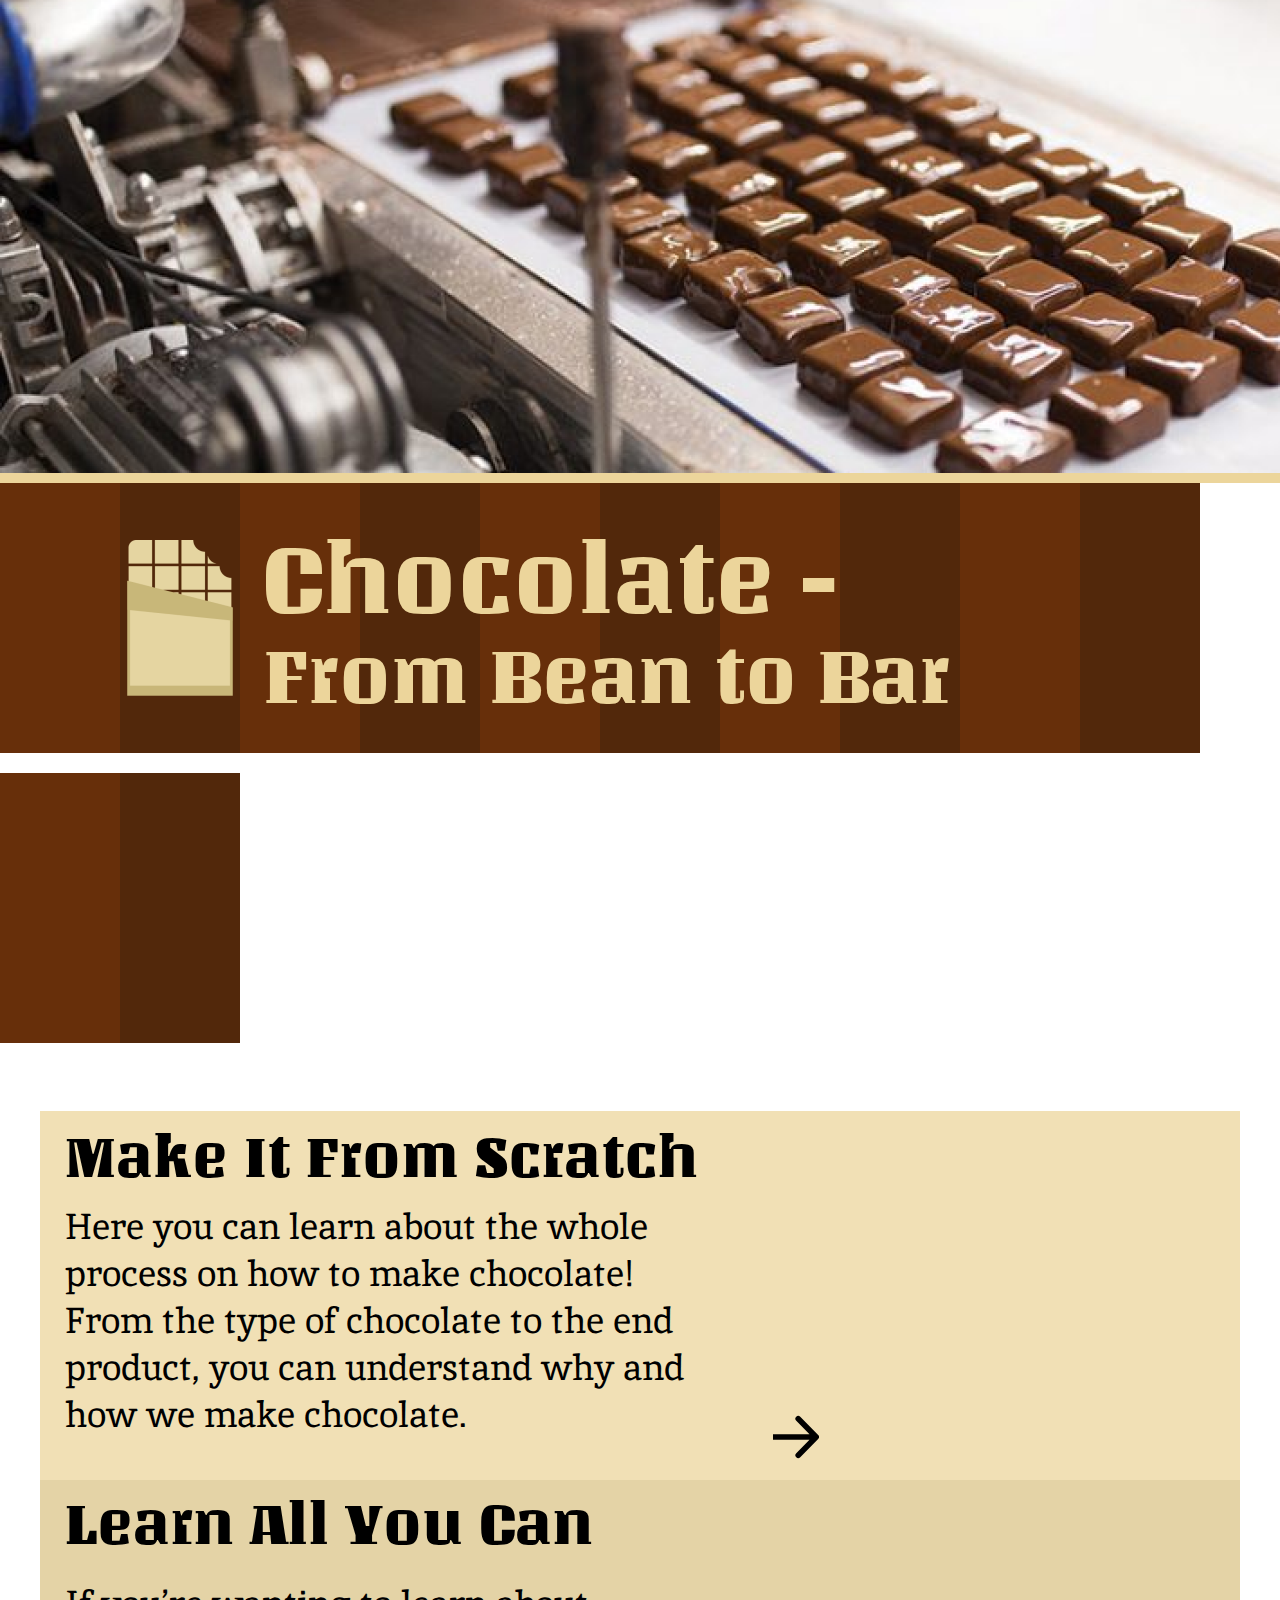
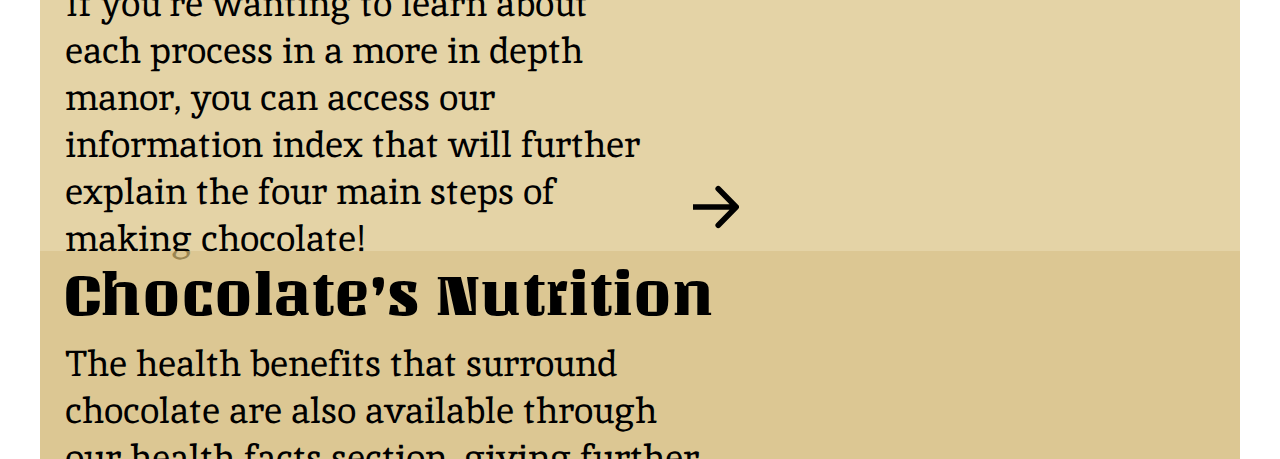
<file: index.html>
<!DOCTYPE html><html><head><meta charset="utf-8"><meta name="viewport" content="initial-scale=1, width=device-width"><link rel="stylesheet" href="health-fac.e1ac92ca.css"><link rel="stylesheet" href="index.4bbf8848.css"><link rel="stylesheet" href="https://fonts.googleapis.com/css2?family=Unlock:wght@400&display=swap"><link rel="stylesheet" href="https://fonts.googleapis.com/css2?family=Inika:wght@400&display=swap"></head><body> <div class="home"> <div class="home-child"></div> <div class="home-item"></div> <div class="home-inner"></div> <div class="home-child1"></div> <div class="home-child2"></div> <div class="home-child3"></div> <div class="home-child4"></div> <div class="home-child5"></div> <div class="home-child6"></div> <div class="home-child7"></div> <div class="home-child8"></div> <div class="home-child9"></div> <div class="home-child10"></div> <div class="home-child11"></div> <div class="home-child12"></div> <div class="home-child13"></div> <div class="home-child14"></div> <div class="home-child15"></div> <div class="home-child16"></div> <div class="home-child17"></div> <div class="home-child18"></div> <div class="home-child19"></div> <div class="home-child20"></div> <div class="home-child21"></div> <div class="home-child22"></div> <div class="home-child23"></div> <div class="chocolate-from-container"> <p class="chocolate-3">Chocolate -</p> <p class="from-bean-to">From Bean to Bar</p> </div> <div class="home-child24"></div> <div class="home-child25"></div> <div class="home-child26"></div> <div class="make-it-from">Make It From Scratch</div> <div class="learn-all-you">Learn All You Can</div> <div class="chocolates-nutrition">Chocolate’s Nutrition</div> <img class="image-icon6" alt src="image3@2x.a8aad924.png"> <img class="image-icon7" alt src="image4@2x.f0d84dea.png"> <img class="image-icon8" alt src="image5@2x.2d27d9de.png"> <img class="chocolate-logo-alter-2" alt src="chocolate-logo-alter-2@2x.2ad87e9c.png"> <header class="image-group"> <img class="image-icon9" alt src="image6@2x.3cf9d4be.png"> <img class="image-icon10" loading="lazy" alt src="image-11@2x.d938ba1d.png"> </header> <main class="frame-main"> <div class="frame-child54"></div> <section class="rectangle-parent9"> <div class="frame-child55"></div> <div class="rectangle-parent10"> <div class="frame-child56"></div> <div class="frame-wrapper3"> <div class="rectangle-parent11"> <div class="frame-child57"></div> <img class="chocolate-logo-alter-21" loading="lazy" alt src="chocolate-logo-alter-5@2x.79fee2f9.png"> </div> </div> <div class="frame-wrapper4"> <div class="rectangle-parent12"> <div class="frame-child58"></div> <div class="frame-child59"></div> <div class="frame-child60"></div> <div class="frame-child61"></div> <div class="frame-child62"></div> <div class="frame-child63"></div> <div class="chocolate-from-container1"> <p class="chocolate-3">Chocolate -</p> <p class="from-bean-to">From Bean to Bar</p> </div> </div> </div> <div class="frame-child64"></div> <div class="frame-child65"></div> <div class="frame-child66"></div> <div class="frame-child67"></div> </div> </section> <section class="main-content-wrapper"> <div class="main-content1"> <div class="rectangle-parent13"> <div class="frame-child68"></div> <div class="content-description"> <h2 class="make-it-from1">Make It From Scratch</h2> <div class="here-you-can-container"> <p class="from-the-type"> Here you can learn about the whole process on how to make chocolate! </p> <p class="from-the-type"> From the type of chocolate to the end product, you can understand why and how we make chocolate. </p> </div> </div> <div class="frame-wrapper5"> <div class="image-container"> <img class="image-icon11" alt src="image7@2x.89aca656.png"> <div class="deeply-nested-triple"> <div class="rectangle-parent14"> <div class="frame-child69" id="rectangle"></div> <img class="arrow-icon" loading="lazy" alt src="arrow-2.1cac4f4b.svg" id="arrowIcon"> </div> </div> </div> </div> </div> <div class="rectangle-parent15"> <div class="frame-child70"></div> <div class="learn-all-you-can-parent"> <h2 class="learn-all-you1">Learn All You Can</h2> <div class="if-youre-wanting"> If you’re wanting to learn about each process in a more in depth manor, you can access our information index that will further explain the four main steps of making chocolate! </div> </div> <div class="frame-wrapper6"> <div class="image-parent1"> <img class="image-icon11" alt src="image8@2x.31511a0d.png"> <div class="deeply-nested-triple"> <div class="rectangle-parent14"> <div class="frame-child71" id="rectangle"></div> <img class="arrow-icon" loading="lazy" alt src="arrow-2.1cac4f4b.svg" id="arrowIcon1"> </div> </div> </div> </div> </div> <div class="rectangle-parent17"> <div class="frame-child73"></div> <div class="chocolates-nutrition-parent"> <h2 class="chocolates-nutrition1">Chocolate’s Nutrition</h2> <div class="the-health-benefits"> The health benefits that surround chocolate are also available through our health facts section, giving further notice to the nutritional aspects of chocolate. </div> </div> <div class="image-parent2"> <img class="image-icon11" alt src="image9@2x.4b8de03a.png"> <div class="deeply-nested-triple"> <div class="rectangle-parent14"> <div class="frame-child74" id="rectangle"></div> <img class="frame-child75" loading="lazy" alt src="arrow-2.1cac4f4b.svg" id="arrowIcon2"> </div> </div> </div> </div> </div> </section> <footer class="rectangle-parent19"> <div class="frame-child76"></div> <div class="frame-child77"></div> <div class="frame-child78"></div> <div class="frame-child79"></div> <div class="frame-child80"></div> <div class="frame-child81"></div> <div class="frame-child82"></div> <div class="frame-child83"></div> <div class="frame-child84"></div> <div class="frame-child85"></div> <div class="frame-child86"></div> <div class="frame-child87"></div> </footer> </main> <img class="home-child27" alt src="arrow-1.c2c7ee2d.svg"> </div> <script>var t=document.getElementById("rectangle");t&&t.addEventListener("click",function(t){window.location.href="./sim-start.html"});var e=document.getElementById("arrowIcon");e&&e.addEventListener("click",function(t){window.location.href="./sim-start.html"});var t=document.getElementById("rectangle");t&&t.addEventListener("click",function(t){window.location.href="./inform.html"});var n=document.getElementById("arrowIcon1");n&&n.addEventListener("click",function(t){window.location.href="./inform.html"});var t=document.getElementById("rectangle");t&&t.addEventListener("click",function(t){window.location.href="./health-fac.html"});var c=document.getElementById("arrowIcon2");c&&c.addEventListener("click",function(t){window.location.href="./health-fac.html"});</script> </body></html>
</file>
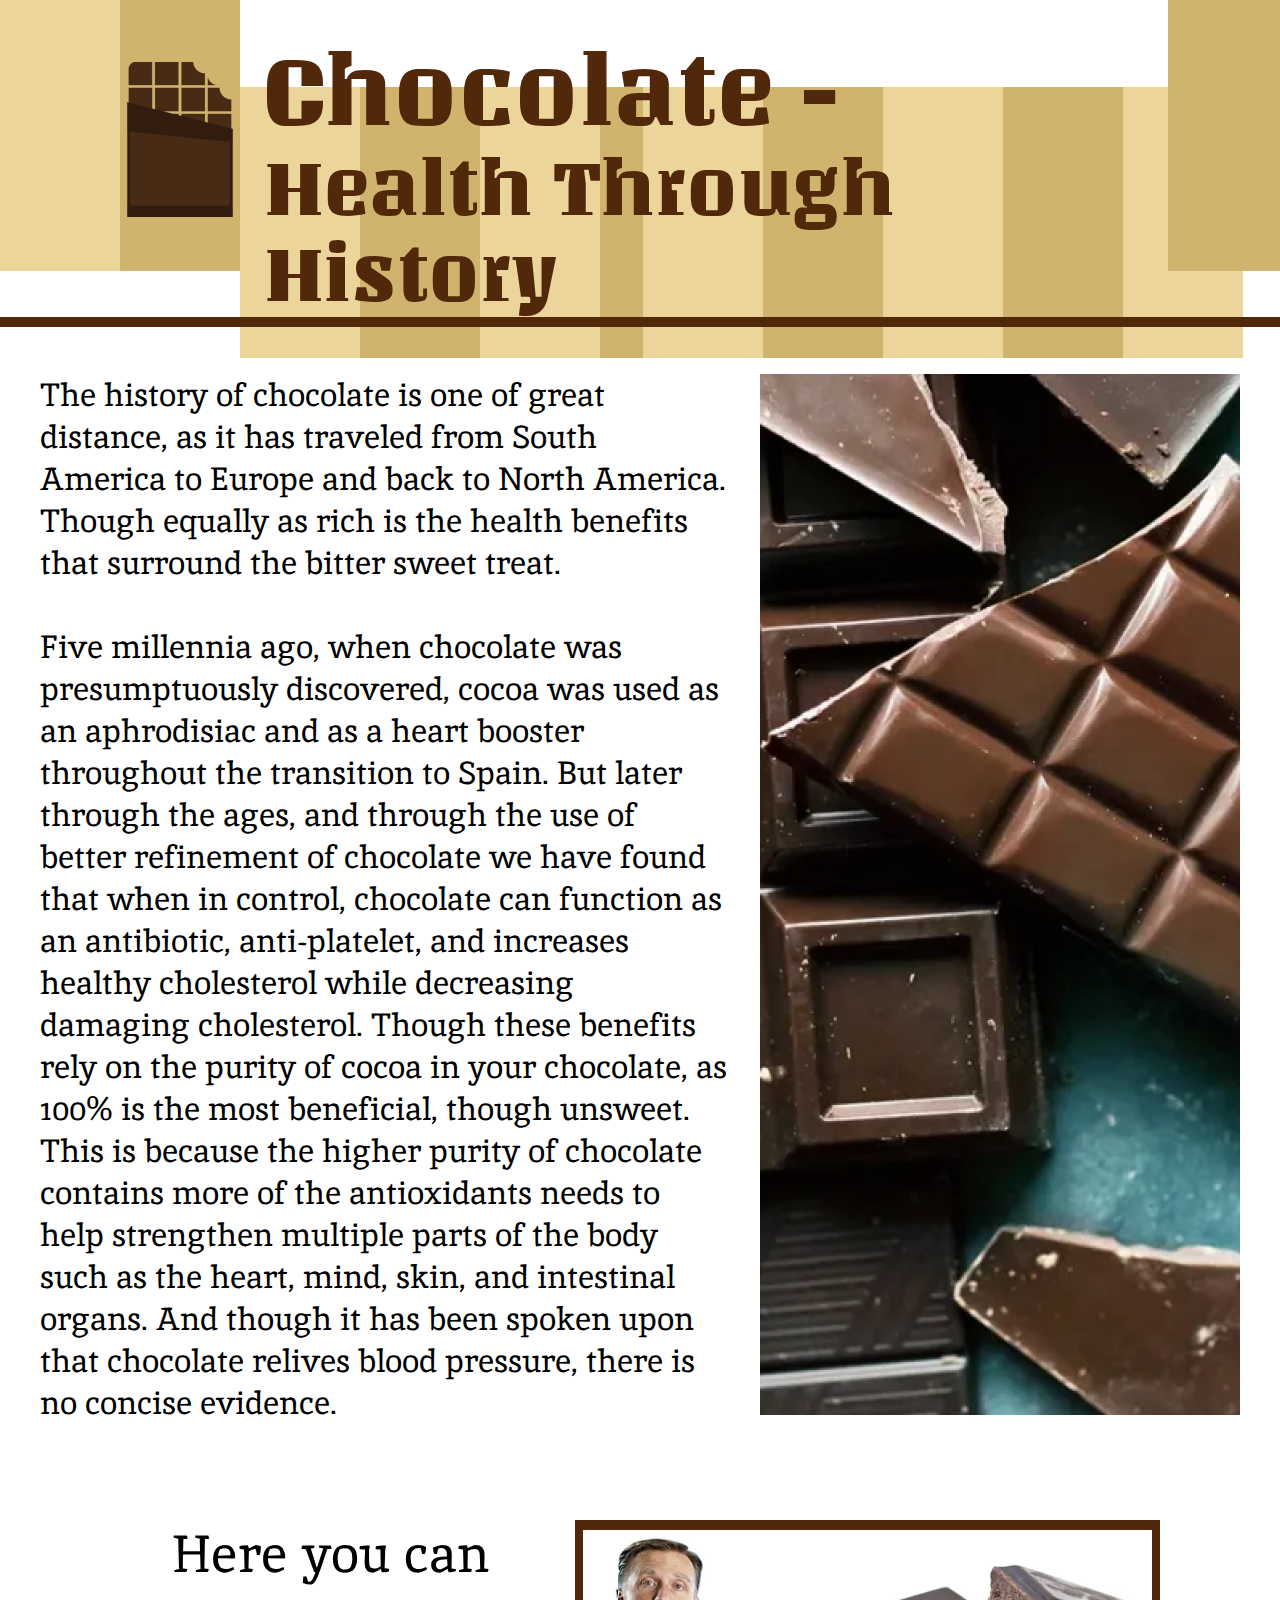
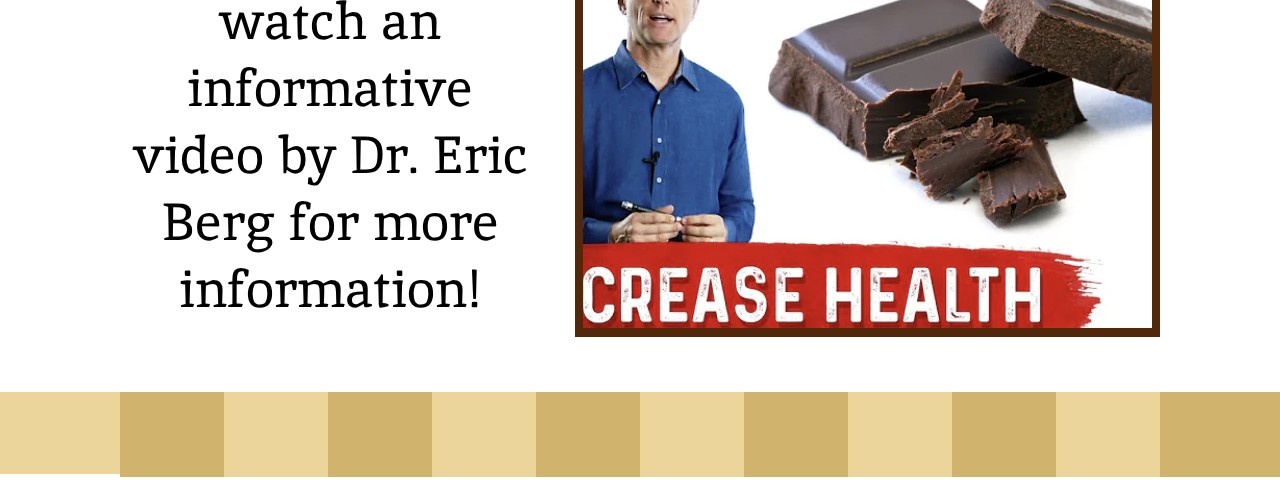
<file: health-fac.html>
<!DOCTYPE html><html><head><meta charset="utf-8"><meta name="viewport" content="initial-scale=1, width=device-width"><link rel="stylesheet" href="health-fac.e1ac92ca.css"><link rel="stylesheet" href="health-fac.511c3b06.css"><link rel="stylesheet" href="https://fonts.googleapis.com/css2?family=Unlock:wght@400&display=swap"><link rel="stylesheet" href="https://fonts.googleapis.com/css2?family=Inika:wght@400&display=swap"></head><body> <div class="health-fac"> <main class="health-fac1"> <div class="health-fac-child"></div> <section class="navigation"> <header class="navigation-item"> <div class="navigation-item1"> <div class="logo-container"></div> <div class="navigation-item2"> <div class="navigation-item3"> <div class="navigation-item-child"></div> <img class="chocolate-logo-41" loading="lazy" alt src="chocolate-logo-4@2x.347efacc.png" id="chocolateLogo4"> </div> </div> <div class="content"> <div class="title-decoration-parent"> <div class="title-decoration"></div> <div class="title-decoration1"></div> <div class="title-decoration2"></div> <div class="title-decoration3"></div> <div class="title-decoration4"></div> <div class="title-decoration5"></div> <div class="title-decoration6"></div> <div class="title-decoration7"></div> <div class="title-decoration8"></div> <div class="chocolate-health-container"> <p class="chocolate-2">Chocolate -</p> <p class="health-through-history">Health Through History</p> </div> </div> </div> </div> <div class="sidebar"></div> </header> <div class="navigation-item4"> <div class="button"></div> </div> <div class="main-content"> <div class="introduction"> <div class="the-history-of-container"> <p class="the-history-of"> The history of chocolate is one of great distance, as it has traveled from South America to Europe and back to North America. Though equally as rich is the health benefits that surround the bitter sweet treat. </p> <p class="the-history-of">&nbsp;</p> <p class="the-history-of"> Five millennia ago, when chocolate was presumptuously discovered, cocoa was used as an aphrodisiac and as a heart booster throughout the transition to Spain. But later through the ages, and through the use of better refinement of chocolate we have found that when in control, chocolate can function as an antibiotic, anti-platelet, and increases healthy cholesterol while decreasing damaging cholesterol. Though these benefits rely on the purity of cocoa in your chocolate, as 100% is the most beneficial, though unsweet. This is because the higher purity of chocolate contains more of the antioxidants needs to help strengthen multiple parts of the body such as the heart, mind, skin, and intestinal organs. And though it has been spoken upon that chocolate relives blood pressure, there is no concise evidence. </p> <p class="the-history-of"></p> </div> <img class="image-icon5" loading="lazy" alt src="image2@2x.ad00f7bd.png"> </div> </div> </section> <section class="body"> <div class="aside"> <div class="placeholder"></div> </div> <div class="video-content-parent"> <div class="video-content"> <div class="video-description"> <h2 class="here-you-can1"> Here you can watch an informative video by Dr. Eric Berg for more information! </h2> <div class="video-player"> <div class="video-player-child"></div> <img class="screenshot-224-1" loading="lazy" alt src="screenshot-224-1@2x.17e015a0.png"> </div> </div> <div class="video-navigation"> <div class="navigation-dots"></div> <div class="navigation-dots1"></div> <div class="navigation-dots"></div> <div class="navigation-dots1"></div> <div class="navigation-dots"></div> <div class="navigation-dots1"></div> <div class="navigation-dots"></div> <div class="navigation-dots1"></div> <div class="navigation-dots"></div> <div class="navigation-dots9"></div> </div> </div> <div class="footer"></div> </div> </section> </main> </div> <script>var e=document.getElementById("chocolateLogo4");e&&e.addEventListener("click",function(e){window.location.href="./home.html"});</script> </body></html>
</file>
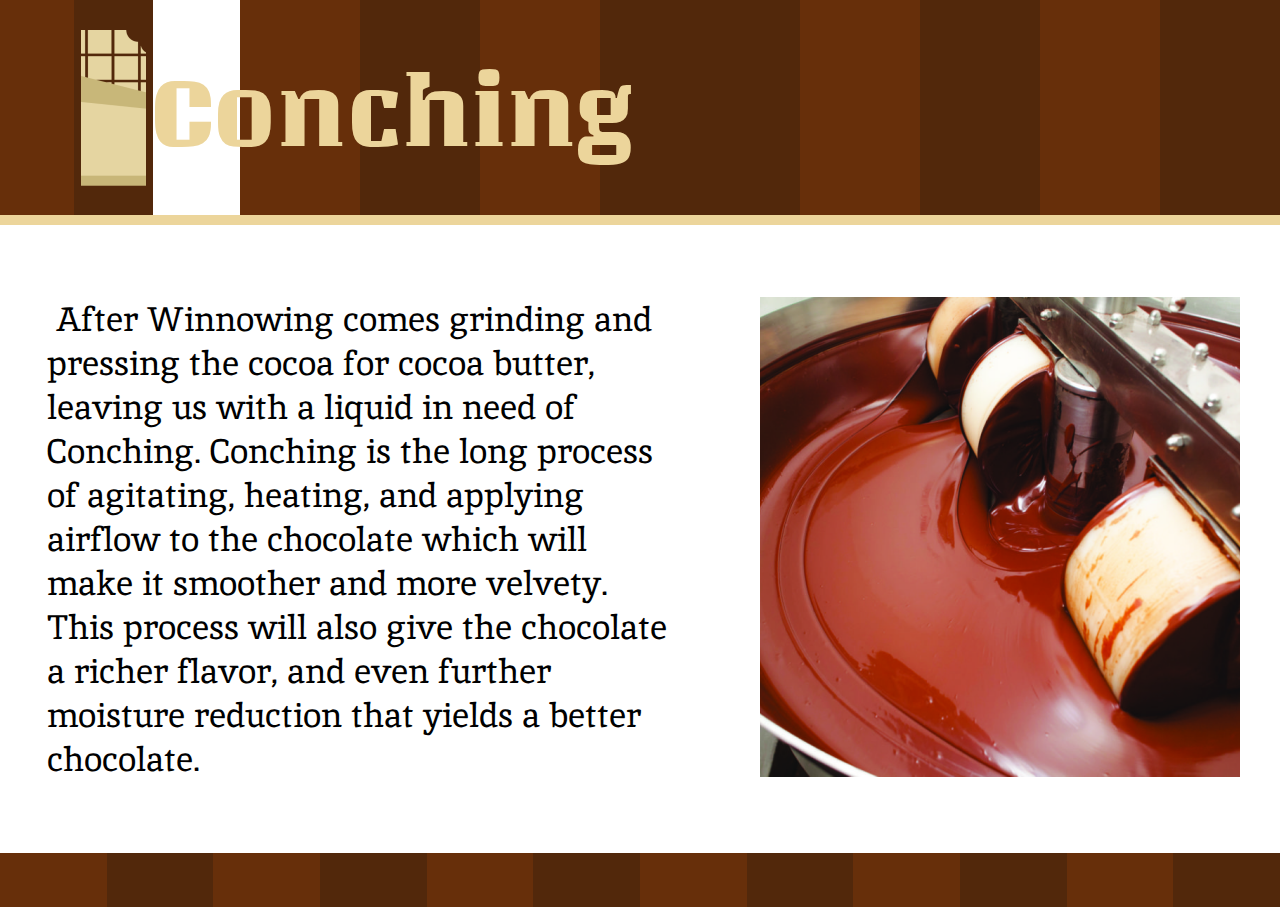
<file: inform-conch.html>
<!DOCTYPE html><html><head><meta charset="utf-8"><meta name="viewport" content="initial-scale=1, width=device-width"><link rel="stylesheet" href="health-fac.e1ac92ca.css"><link rel="stylesheet" href="inform-conch.af3d17e5.css"><link rel="stylesheet" href="https://fonts.googleapis.com/css2?family=Unlock:wght@400&display=swap"><link rel="stylesheet" href="https://fonts.googleapis.com/css2?family=Inika:wght@400&display=swap"></head><body> <div class="inform-conch"> <main class="inform-conch1"> <div class="inform-conch-child"></div> <header class="rectangle-parent20"> <div class="frame-child88"></div> <div class="frame-child89"></div> <div class="frame-child90"></div> <div class="frame-child91"></div> <div class="frame-child92"></div> <div class="frame-child93"></div> <div class="frame-parent3"> <div class="rectangle-parent21"> <div class="frame-child94"></div> <div class="rectangle-parent22"> <div class="frame-child95"></div> <img class="chocolate-logo-alter-4" loading="lazy" alt src="chocolate-logo-alter-5@2x.79fee2f9.png" id="chocolateLogoAlter4"> </div> <div class="conching-wrapper"> <h1 class="conching">Conching</h1> </div> </div> <div class="rectangle-parent23"> <div class="frame-child96"></div> <div class="frame-child97"></div> <div class="frame-child96"></div> <div class="frame-child99"></div> <div class="frame-child100"></div> </div> </div> </header> <section class="inform-conch-inner"> <div class="after-winnowing-comes-grinding-parent"> <div class="after-winnowing-comes"> After Winnowing comes grinding and pressing the cocoa for cocoa butter, leaving us with a liquid in need of Conching. Conching is the long process of agitating, heating, and applying airflow to the chocolate which will make it smoother and more velvety. This process will also give the chocolate a richer flavor, and even further moisture reduction that yields a better chocolate. </div> <img class="image-icon15" loading="lazy" alt src="image41@2x.737fd731.png"> </div> </section> <footer class="rectangle-parent24"> <div class="frame-child101"></div> <div class="frame-child102"></div> <div class="frame-child103"></div> <div class="frame-child104"></div> <div class="frame-child105"></div> <div class="frame-child106"></div> <div class="frame-child107"></div> <div class="frame-child108"></div> <div class="frame-child109"></div> <div class="frame-child110"></div> <div class="frame-child111"></div> <div class="frame-child112"></div> </footer> </main> </div> <script>var e=document.getElementById("chocolateLogoAlter4");e&&e.addEventListener("click",function(e){window.location.href="./home.html"});</script> </body></html>
</file>
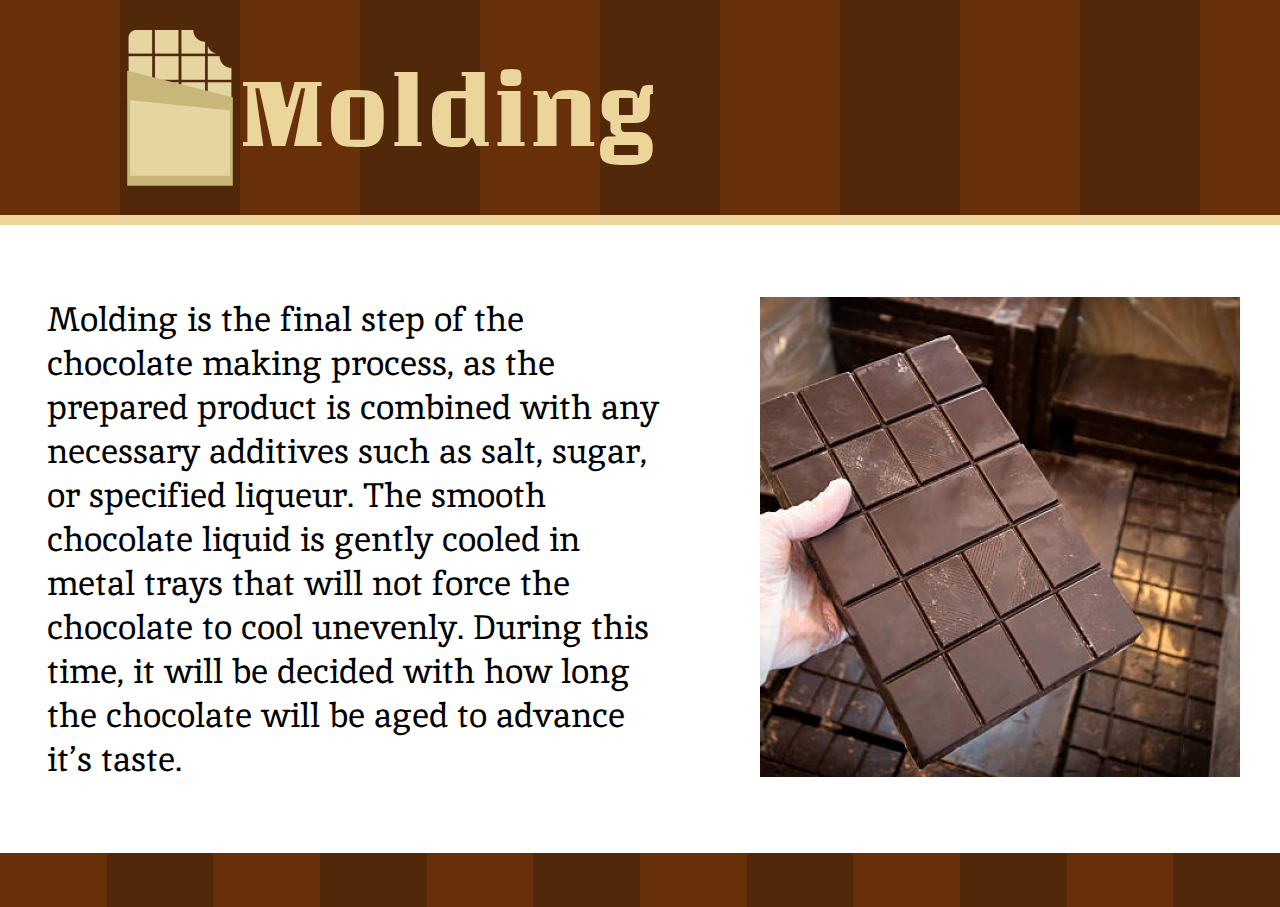
<file: inform-mold.html>
<!DOCTYPE html><html><head><meta charset="utf-8"><meta name="viewport" content="initial-scale=1, width=device-width"><link rel="stylesheet" href="health-fac.e1ac92ca.css"><link rel="stylesheet" href="inform-mold.c7eb9f93.css"><link rel="stylesheet" href="https://fonts.googleapis.com/css2?family=Unlock:wght@400&display=swap"><link rel="stylesheet" href="https://fonts.googleapis.com/css2?family=Inika:wght@400&display=swap"></head><body> <div class="inform-mold"> <div class="inform-mold-child"></div> <header class="frame-header"> <div class="frame-child23"></div> <div class="frame-child24"></div> <div class="frame-child25"></div> <div class="frame-child26"></div> <div class="frame-child27"></div> <div class="frame-parent1"> <div class="rectangle-parent2"> <div class="frame-child28"></div> <div class="rectangle-parent3"> <div class="frame-child29"></div> <img class="chocolate-logo-alter-5" loading="lazy" alt src="chocolate-logo-alter-5@2x.79fee2f9.png" id="chocolateLogoAlter5"> </div> </div> <div class="rectangle-parent4"> <div class="frame-child28"></div> <div class="frame-child31"></div> <div class="frame-child28"></div> <div class="frame-child31"></div> <div class="frame-child34"></div> <div class="frame-child35"></div> </div> <h1 class="molding">Molding</h1> </div> </header> <section class="molding-info-wrapper"> <div class="molding-info"> <div class="molding-is-the"> Molding is the final step of the chocolate making process, as the prepared product is combined with any necessary additives such as salt, sugar, or specified liqueur. The smooth chocolate liquid is gently cooled in metal trays that will not force the chocolate to cool unevenly. During this time, it will be decided with how long the chocolate will be aged to advance it’s taste. </div> <img class="image-icon4" loading="lazy" alt src="image1@2x.a817a31b.png"> </div> </section> <footer class="rectangle-parent5"> <div class="frame-child28"></div> <div class="frame-child37"></div> <div class="frame-child38"></div> <div class="frame-child39"></div> <div class="frame-child40"></div> <div class="frame-child41"></div> <div class="frame-child42"></div> <div class="frame-child43"></div> <div class="frame-child44"></div> <div class="frame-child45"></div> <div class="frame-child46"></div> <div class="frame-child47"></div> </footer> </div> <script>var e=document.getElementById("chocolateLogoAlter5");e&&e.addEventListener("click",function(e){window.location.href="./home.html"});</script> </body></html>
</file>
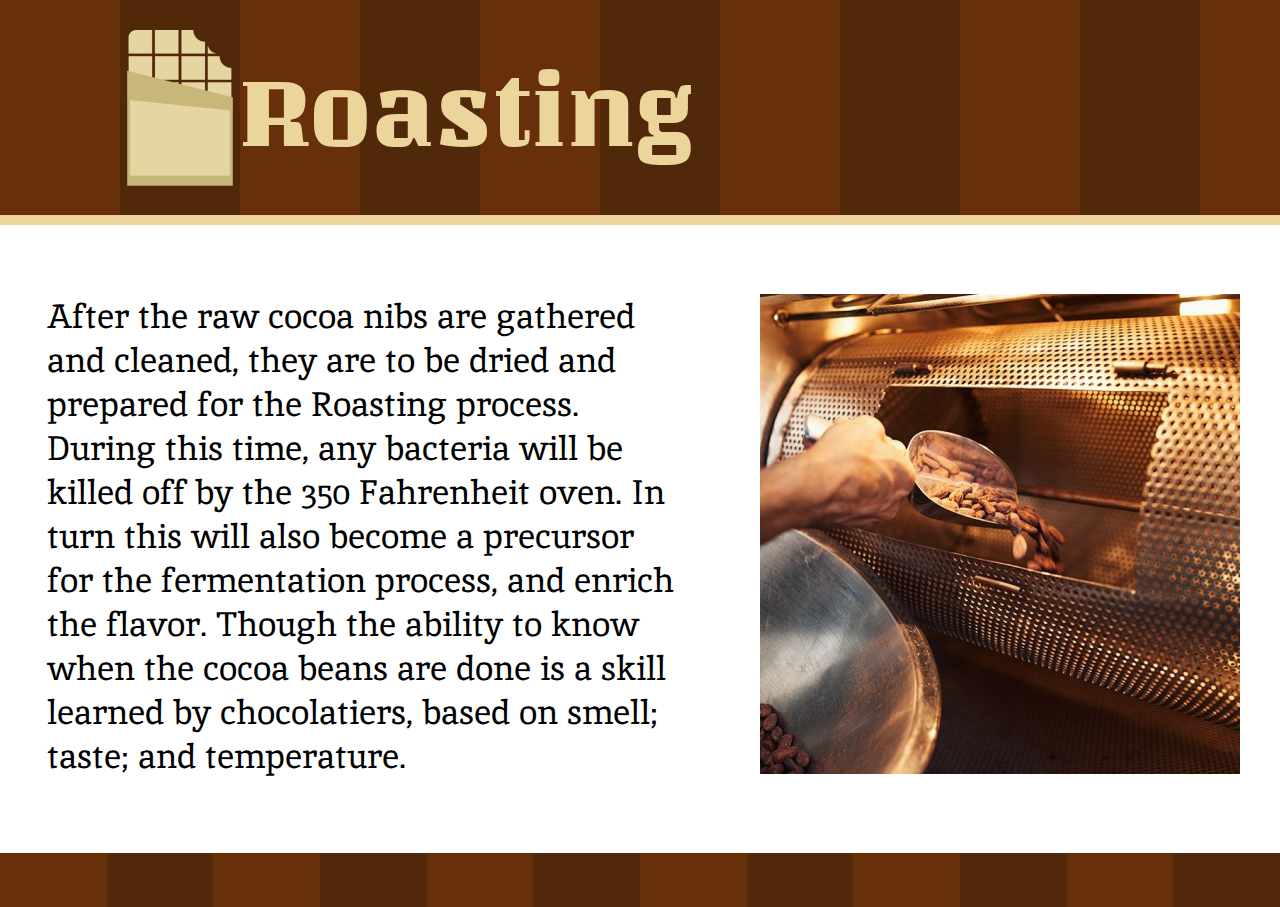
<file: inform-roast.html>
<!DOCTYPE html><html><head><meta charset="utf-8"><meta name="viewport" content="initial-scale=1, width=device-width"><link rel="stylesheet" href="health-fac.e1ac92ca.css"><link rel="stylesheet" href="inform-roast.d83056af.css"><link rel="stylesheet" href="https://fonts.googleapis.com/css2?family=Unlock:wght@400&display=swap"><link rel="stylesheet" href="https://fonts.googleapis.com/css2?family=Inika:wght@400&display=swap"></head><body> <div class="inform-roast"> <main class="inform-roast1"> <div class="inform-roast-child"></div> <section class="intro-content-parent"> <header class="intro-content"> <div class="chocolate-branding"> <div class="branding-elements"></div> </div> <div class="chocolate-branding1"> <div class="rectangle-parent25"> <div class="frame-child113"></div> <img class="chocolate-logo-alter-22" loading="lazy" alt src="chocolate-logo-alter-5@2x.79fee2f9.png" id="chocolateLogoAlter2"> </div> </div> <div class="chocolate-branding2"> <div class="branding-elements"></div> </div> <div class="chocolate-branding3"> <h1 class="roasting">Roasting</h1> <div class="chocolate-branding-item"></div> <div class="chocolate-branding-inner"></div> <div class="chocolate-branding-child1"></div> <div class="chocolate-branding-child2"></div> <div class="chocolate-branding-child3"></div> <div class="chocolate-branding-child4"></div> </div> <div class="chocolate-branding4"> <div class="chocolate-branding-child5"></div> </div> <div class="chocolate-branding4"> <div class="branding-elements"></div> </div> <div class="intro-content-child"></div> </header> <div class="frame-child114"></div> </section> <section class="processing-info-wrapper"> <div class="processing-info"> <div class="after-the-raw"> After the raw cocoa nibs are gathered and cleaned, they are to be dried and prepared for the Roasting process. During this time, any bacteria will be killed off by the 350 Fahrenheit oven. In turn this will also become a precursor for the fermentation process, and enrich the flavor. Though the ability to know when the cocoa beans are done is a skill learned by chocolatiers, based on smell; taste; and temperature. </div> <img class="image-icon16" loading="lazy" alt src="image51@2x.dac29fe9.png"> </div> </section> <footer class="image-gallery"> <div class="gallery-images"></div> <div class="gallery-images1"></div> <div class="gallery-images2"></div> <div class="gallery-images3"></div> <div class="gallery-images4"></div> <div class="gallery-images5"></div> <div class="gallery-images6"></div> <div class="gallery-images7"></div> <div class="gallery-images8"></div> <div class="gallery-images9"></div> <div class="gallery-images10"></div> <div class="gallery-images11"></div> </footer> </main> </div> <script>var e=document.getElementById("chocolateLogoAlter2");e&&e.addEventListener("click",function(e){window.location.href="./home.html"});</script> </body></html>
</file>
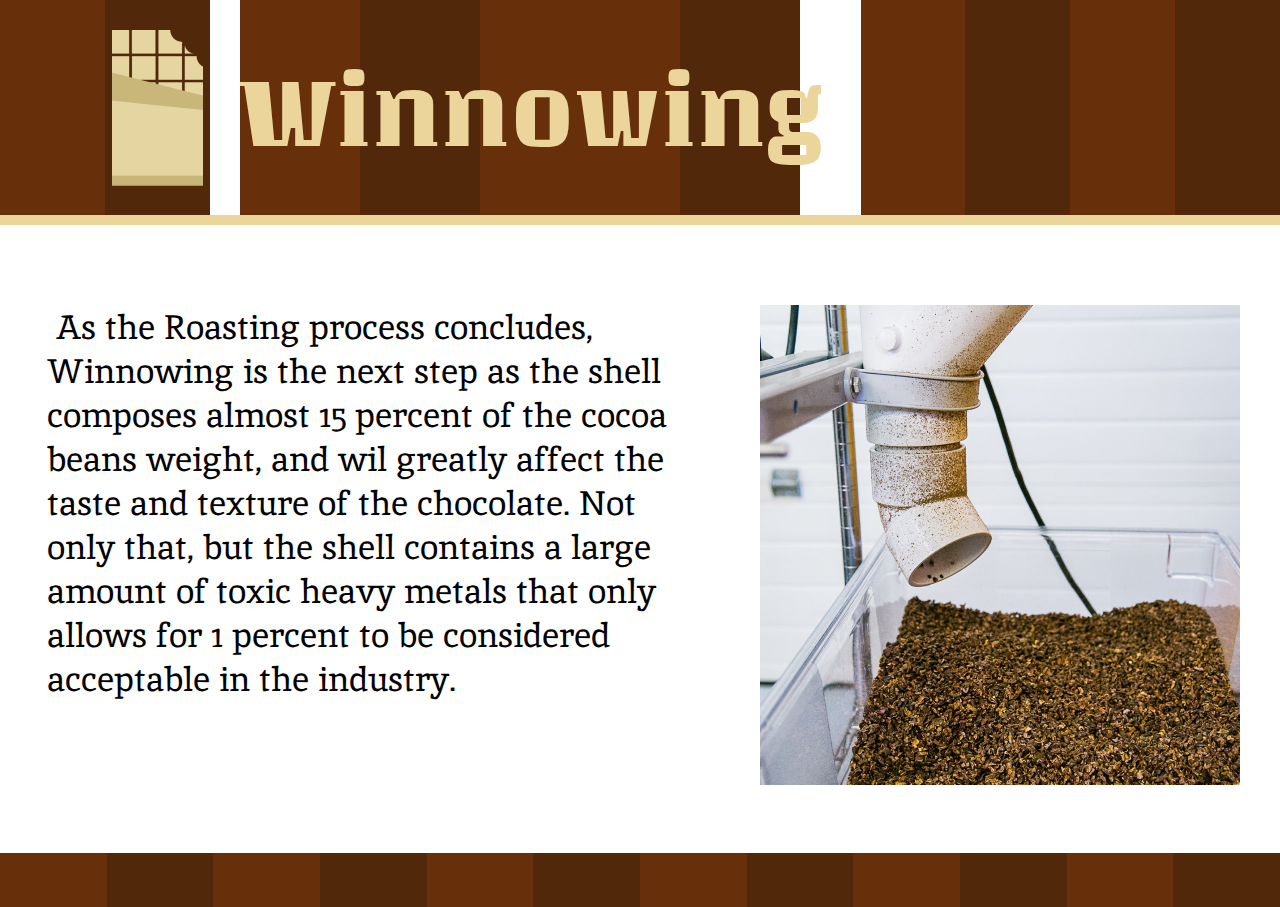
<file: inform-win.html>
<!DOCTYPE html><html><head><meta charset="utf-8"><meta name="viewport" content="initial-scale=1, width=device-width"><link rel="stylesheet" href="health-fac.e1ac92ca.css"><link rel="stylesheet" href="inform-win.0101163b.css"><link rel="stylesheet" href="https://fonts.googleapis.com/css2?family=Unlock:wght@400&display=swap"><link rel="stylesheet" href="https://fonts.googleapis.com/css2?family=Inika:wght@400&display=swap"></head><body> <div class="inform-win"> <main class="inform-win1"> <div class="inform-win-child"></div> <section class="roasting-process"> <header class="roasting-steps"> <div class="step-images"></div> <div class="logo-container-wrapper"> <div class="logo-container1"> <div class="logo-container-child"></div> <img class="chocolate-logo-alter-3" loading="lazy" alt src="chocolate-logo-alter-5@2x.79fee2f9.png" id="chocolateLogoAlter3"> </div> </div> <div class="step-images1"></div> <div class="step-images2"></div> <div class="step-images3"></div> <div class="step-images4"></div> <div class="step-images5"></div> <div class="step-images6"></div> <div class="winnowing-wrapper"> <h1 class="winnowing">Winnowing</h1> </div> <div class="progress"> <div class="progress-steps"></div> <div class="progress-steps1"></div> <div class="progress-steps2"></div> </div> <div class="step-images7"></div> </header> <div class="separator"></div> </section> <section class="description"> <div class="description-content"> <div class="as-the-roasting"> As the Roasting process concludes, Winnowing is the next step as the shell composes almost 15 percent of the cocoa beans weight, and wil greatly affect the taste and texture of the chocolate. Not only that, but the shell contains a large amount of toxic heavy metals that only allows for 1 percent to be considered acceptable in the industry. </div> <img class="image-icon14" loading="lazy" alt src="image31@2x.08b2e5da.png"> </div> </section> <footer class="navigation1"> <div class="progress-steps"></div> <div class="navigation-buttons1"></div> <div class="navigation-buttons2"></div> <div class="navigation-buttons3"></div> <div class="navigation-buttons4"></div> <div class="navigation-buttons5"></div> <div class="navigation-buttons6"></div> <div class="navigation-buttons7"></div> <div class="navigation-buttons8"></div> <div class="navigation-buttons9"></div> <div class="navigation-buttons10"></div> <div class="navigation-buttons11"></div> </footer> </main> </div> <script>var e=document.getElementById("chocolateLogoAlter3");e&&e.addEventListener("click",function(e){window.location.href="./home.html"});</script> </body></html>
</file>
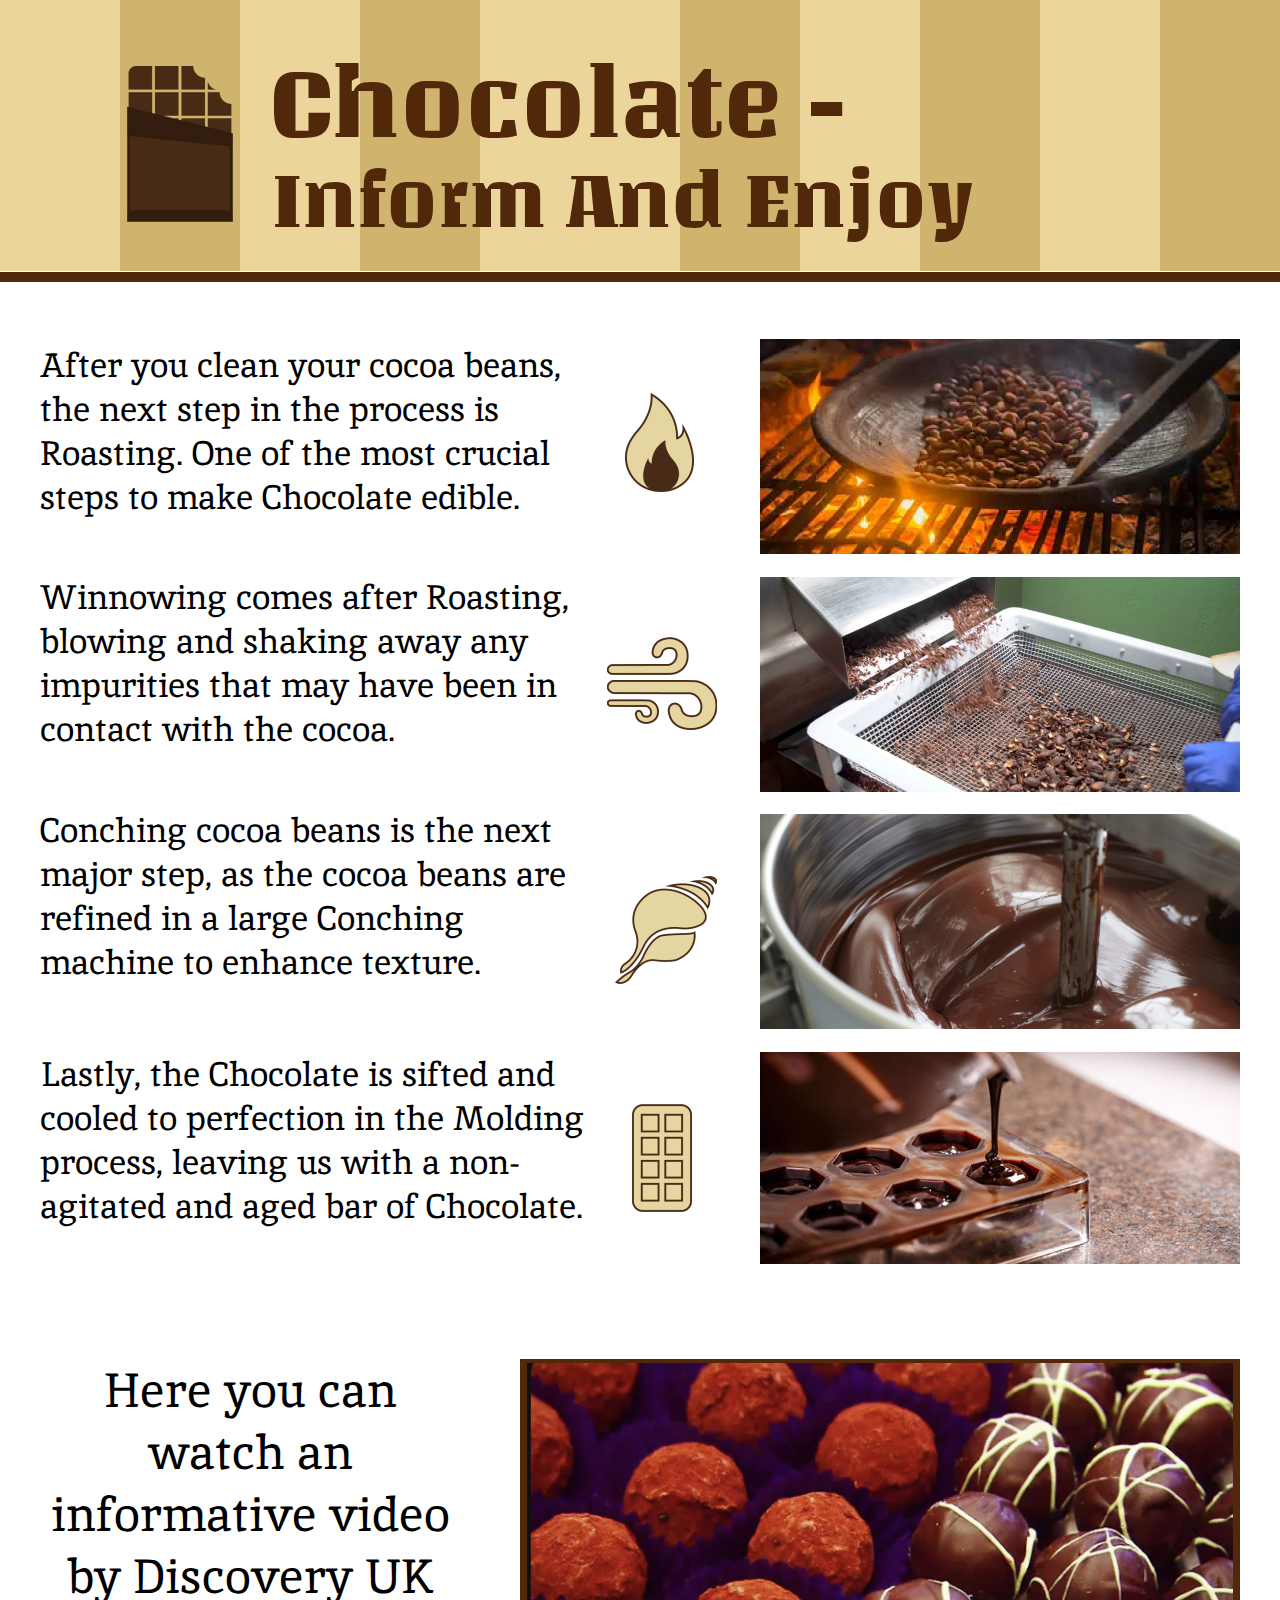
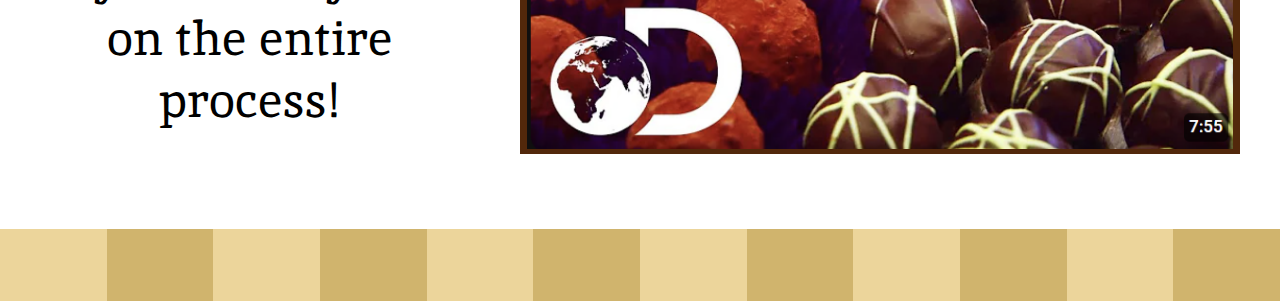
<file: inform.html>
<!DOCTYPE html><html><head><meta charset="utf-8"><meta name="viewport" content="initial-scale=1, width=device-width"><link rel="stylesheet" href="health-fac.e1ac92ca.css"><link rel="stylesheet" href="inform.22ff6d28.css"><link rel="stylesheet" href="https://fonts.googleapis.com/css2?family=Unlock:wght@400&display=swap"><link rel="stylesheet" href="https://fonts.googleapis.com/css2?family=Inika:wght@400&display=swap"></head><body> <div class="inform"> <main class="rectangle-parent"> <div class="frame-child"></div> <div class="rectangle-group"> <div class="frame-item"></div> <img class="chocolate-logo-5" loading="lazy" alt src="chocolate-logo-5@2x.7689431a.png" id="chocolateLogo5"> </div> <div class="frame-inner"></div> <div class="rectangle-div"></div> <div class="frame-child1"></div> <div class="frame-child2"></div> <div class="frame-child3"></div> <div class="frame-child4"></div> <div class="frame-child5"></div> <div class="frame-child6"></div> <div class="frame-child7"></div> <div class="frame-child8"></div> <section class="rectangle-container"> <div class="frame-child9"></div> <header class="frame-parent"> <div class="chocolate-inform-and-enjoy-wrapper"> <div class="chocolate-inform-container"> <p class="chocolate-">Chocolate -</p> <p class="inform-and-enjoy">Inform And Enjoy</p> </div> </div> <div class="title-separator"></div> </header> <div class="frame-wrapper"> <div class="frame-group"> <div class="frame-container"> <div class="frame-div"> <div class="after-you-clean-your-cocoa-bea-parent"> <div class="after-you-clean"> After you clean your cocoa beans, the next step in the process is Roasting. One of the most crucial steps to make Chocolate edible. </div> <div class="fire-wrapper"> <img class="fire-icon" loading="lazy" alt src="fire@2x.d254772b.png" id="fireImage"> </div> </div> <div class="winnowing-comes-after-roasting-parent"> <div class="after-you-clean"> Winnowing comes after Roasting, blowing and shaking away any impurities that may have been in contact with the cocoa. </div> <div class="wind-2-wrapper"> <img class="fire-icon" loading="lazy" alt src="wind-2@2x.abadfaea.png" id="wind2Image"> </div> </div> <div class="conching-cocoa-beans-is-the-ne-parent"> <div class="conching-cocoa-beans-container"> <p class="conching-cocoa-beans"> Conching cocoa beans is the next major step, as the cocoa beans are refined in a large Conching </p> <p class="conching-cocoa-beans"> machine to enhance texture. </p> </div> <div class="conch-wrapper"> <img class="conch-icon" loading="lazy" alt src="conch@2x.7308b0c8.png" id="conchImage"> </div> </div> <div class="lastly-the-chocolate-is-sifte-parent"> <div class="lastly-the-chocolate"> Lastly, the Chocolate is sifted and cooled to perfection in the Molding process, leaving us with a non-agitated and aged bar of Chocolate. </div> <div class="mold-wrapper"> <img class="fire-icon" loading="lazy" alt src="mold@2x.81c2f9e4.png" id="moldImage"> </div> </div> </div> </div> <div class="image-parent"> <img class="image-icon" loading="lazy" alt src="image@2x.e3c644ca.png"> <img class="image-icon" loading="lazy" alt src="image-1@2x.c85e322f.png"> <img class="image-icon" loading="lazy" alt src="image-2@2x.89b18b98.png"> <img class="image-icon" loading="lazy" alt src="image-3@2x.7f63beec.png"> </div> </div> </div> <div class="frame-wrapper1"> <div class="here-you-can-watch-an-informat-parent"> <h3 class="here-you-can"> Here you can watch an informative video by Discovery UK on the entire process! </h3> <div class="rectangle-parent1"> <div class="frame-child10"></div> <img class="screenshot-223-1" loading="lazy" alt src="screenshot-223-1@2x.43f0039c.png"> </div> </div> </div> <footer class="frame-footer"> <div class="frame-child11"></div> <div class="frame-child12"></div> <div class="frame-child13"></div> <div class="frame-child14"></div> <div class="frame-child15"></div> <div class="frame-child16"></div> <div class="frame-child17"></div> <div class="frame-child18"></div> <div class="frame-child19"></div> <div class="frame-child20"></div> <div class="frame-child21"></div> <div class="frame-child22"></div> </footer> </section> </main> </div> <script>var n=document.getElementById("chocolateLogo5");n&&n.addEventListener("click",function(n){window.location.href="./home.html"});var e=document.getElementById("fireImage");e&&e.addEventListener("click",function(n){window.location.href="./inform-roast.html"});var t=document.getElementById("wind2Image");t&&t.addEventListener("click",function(n){window.location.href="./inform-win.html"});var o=document.getElementById("conchImage");o&&o.addEventListener("click",function(n){window.location.href="./inform-conch.html"});var i=document.getElementById("moldImage");i&&i.addEventListener("click",function(n){window.location.href="./inform-mold.html"});</script> </body></html>
</file>
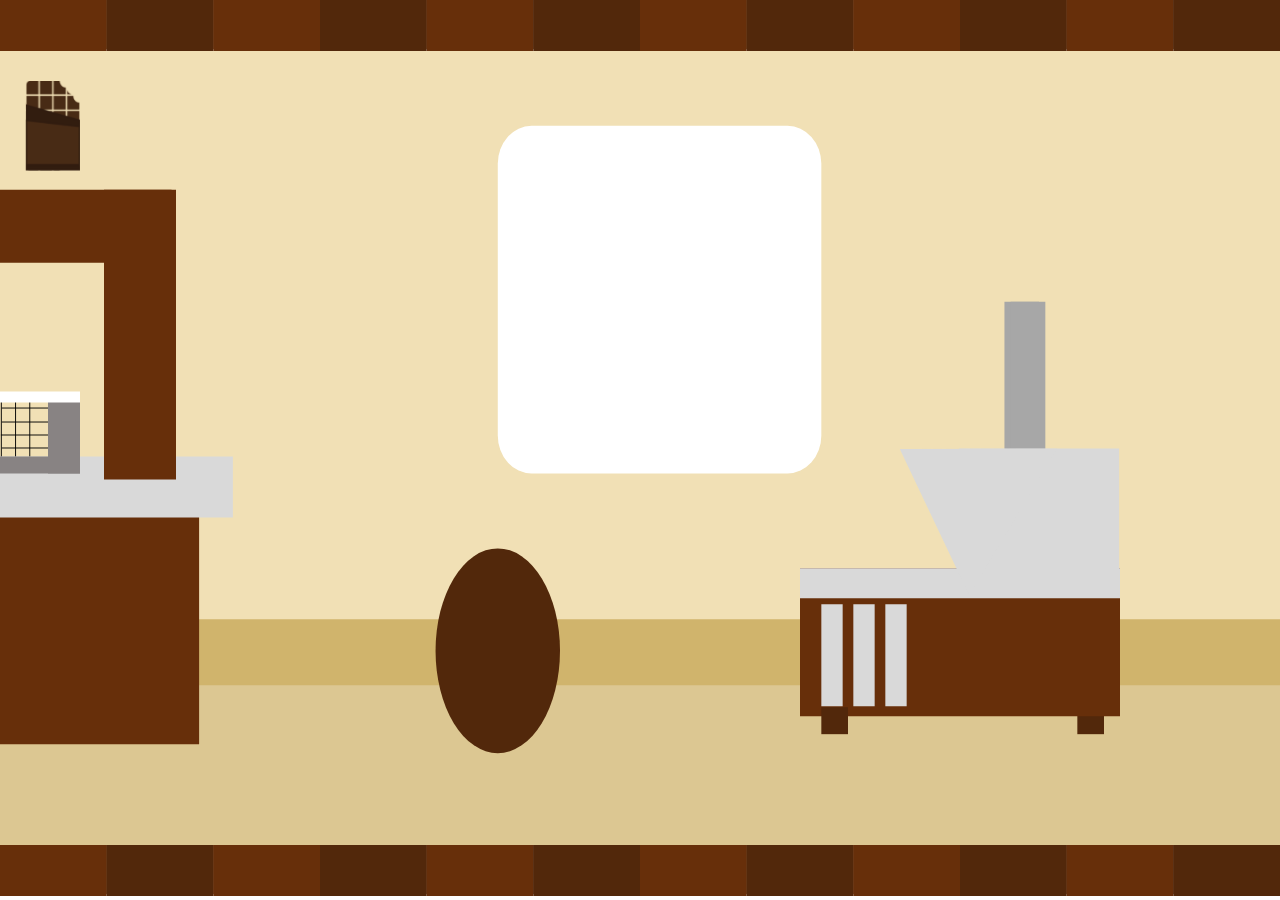
<file: sim-conch.html>
<!DOCTYPE html><html><head><meta charset="utf-8"><meta name="viewport" content="initial-scale=1, width=device-width"><link rel="stylesheet" href="health-fac.e1ac92ca.css"><link rel="stylesheet" href="sim-conch.3addb277.css"><link rel="stylesheet" href="https://fonts.googleapis.com/css2?family=Unlock:wght@400&display=swap"><link rel="stylesheet" href="https://fonts.googleapis.com/css2?family=Inika:wght@400&display=swap"></head><body> <div class="sim-conch"> <img class="chocolate-logo-9" loading="lazy" alt src="chocolate-logo-9@2x.5ed33294.png"> <div class="sim-conch-inner"> <div class="rectangle-parent26"> <div class="frame-child115"></div> <div class="frame-child116"></div> </div> </div> <img class="sim-conch-icon" alt src="simconch.445c1ed0.svg"> </div> </body></html>
</file>
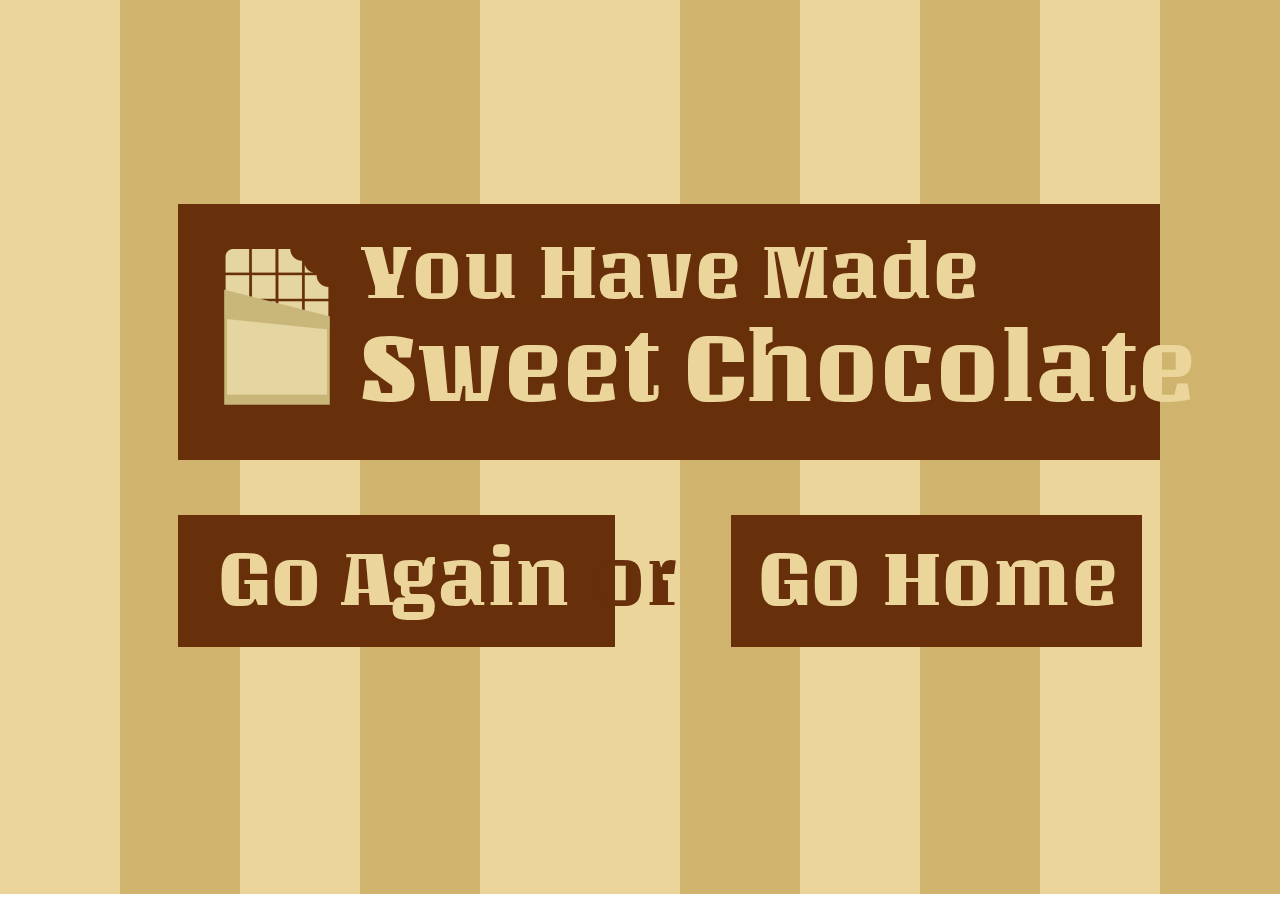
<file: sim-end.html>
<!DOCTYPE html><html><head><meta charset="utf-8"><meta name="viewport" content="initial-scale=1, width=device-width"><link rel="stylesheet" href="health-fac.e1ac92ca.css"><link rel="stylesheet" href="sim-end.faf772ff.css"><link rel="stylesheet" href="https://fonts.googleapis.com/css2?family=Unlock:wght@400&display=swap"><link rel="stylesheet" href="https://fonts.googleapis.com/css2?family=Inika:wght@400&display=swap"></head><body> <div class="sim-end"> <div class="content-area"></div> <div class="content-area1"></div> <div class="content-area2"></div> <div class="content-area3"></div> <div class="content-area4"></div> <div class="content-area5"></div> <div class="content-area6"></div> <div class="content-area7"></div> <div class="content-area8"></div> <div class="content-area9"></div> <div class="content-area10"></div> <section class="success-modal"> <div class="message-container"> <div class="success-message"> <div class="you-have-made-container"> <p class="you-have-made">You Have Made</p> <p class="sweet-chocolate">Sweet Chocolate</p> </div> <div class="logo-area"> <div class="background-shape"></div> <img class="chocolate-logo-alter-6" loading="lazy" alt src="chocolate-logo-alter-5@2x.79fee2f9.png"> </div> </div> <div class="navigation2"> <div class="buttons"> <div class="button-shapes"></div> <div class="go-again" id="goAgainText">Go Again</div> </div> <div class="separator1"> <div class="or">or</div> </div> <div class="buttons1"> <div class="buttons-child" id="rectangle"></div> <div class="go-home" id="goHomeText">Go Home</div> </div> </div> </div> </section> <div class="content-area11"></div> </div> <script>var e=document.getElementById("goAgainText");e&&e.addEventListener("click",function(e){window.location.href="./sim-start.html"});var t=document.getElementById("rectangle");t&&t.addEventListener("click",function(e){window.location.href="./home.html"});var n=document.getElementById("goHomeText");n&&n.addEventListener("click",function(e){window.location.href="./home.html"});</script> </body></html>
</file>
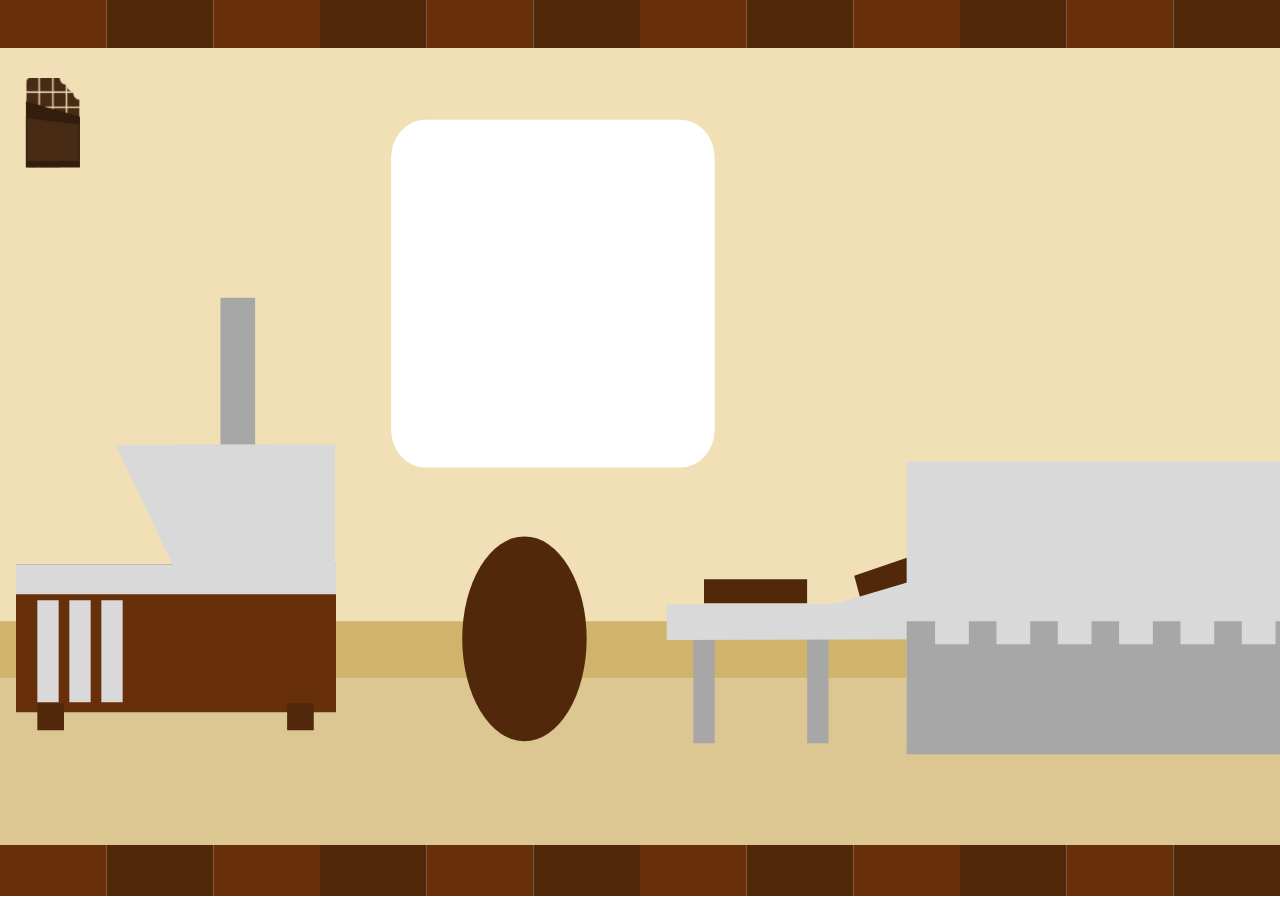
<file: sim-mold.html>
<!DOCTYPE html><html><head><meta charset="utf-8"><meta name="viewport" content="initial-scale=1, width=device-width"><link rel="stylesheet" href="health-fac.e1ac92ca.css"><link rel="stylesheet" href="sim-mold.340dd4ad.css"><link rel="stylesheet" href="https://fonts.googleapis.com/css2?family=Unlock:wght@400&display=swap"><link rel="stylesheet" href="https://fonts.googleapis.com/css2?family=Inika:wght@400&display=swap"></head><body> <div class="sim-mold"> <img class="sim-mold-child" alt src="group-26.44691421.svg"> </div> </body></html>
</file>
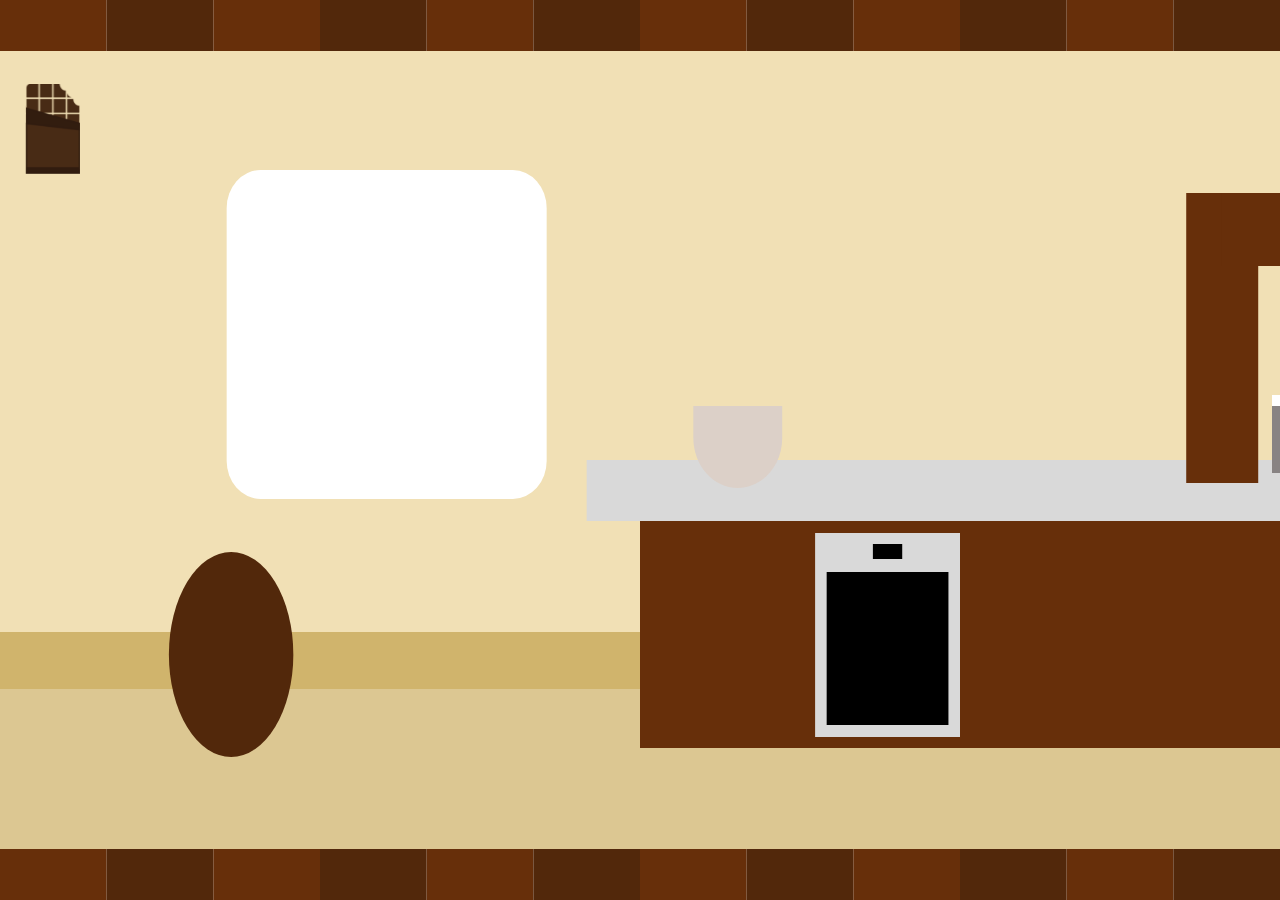
<file: sim-roast.html>
<!DOCTYPE html><html><head><meta charset="utf-8"><meta name="viewport" content="initial-scale=1, width=device-width"><link rel="stylesheet" href="health-fac.e1ac92ca.css"><link rel="stylesheet" href="sim-roast.3a510106.css"><link rel="stylesheet" href="https://fonts.googleapis.com/css2?family=Unlock:wght@400&display=swap"><link rel="stylesheet" href="https://fonts.googleapis.com/css2?family=Inika:wght@400&display=swap"></head><body> <div class="sim-roast"> <img class="sim-roast-icon" alt src="simroast.e2ccac1e.svg"> </div> </body></html>
</file>
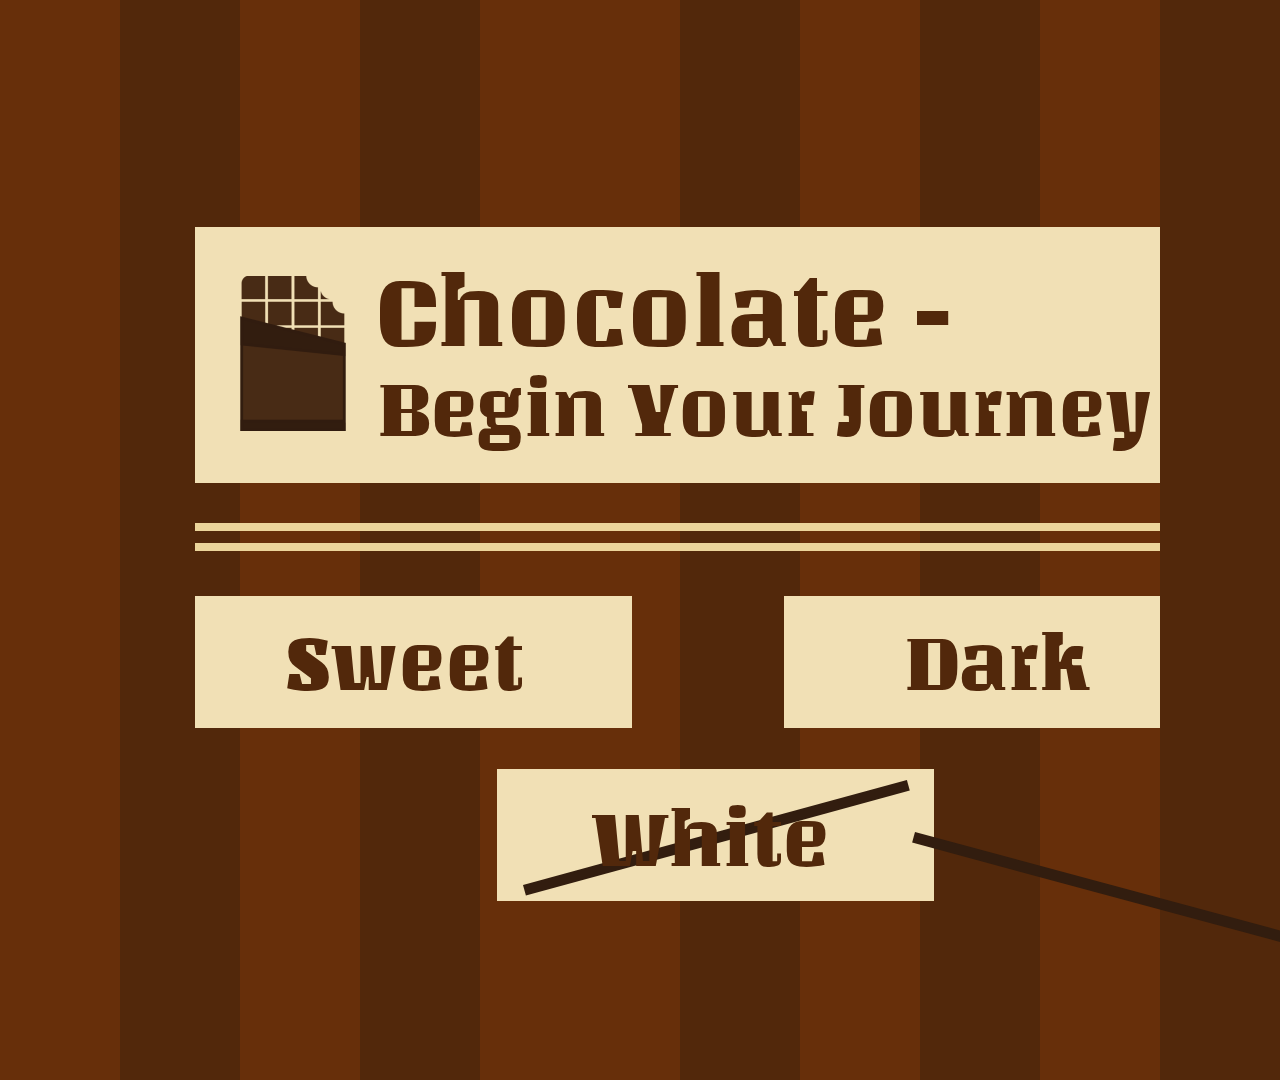
<file: sim-start.html>
<!DOCTYPE html><html><head><meta charset="utf-8"><meta name="viewport" content="initial-scale=1, width=device-width"><link rel="stylesheet" href="health-fac.e1ac92ca.css"><link rel="stylesheet" href="sim-start.fc4293a9.css"><link rel="stylesheet" href="https://fonts.googleapis.com/css2?family=Unlock:wght@400&display=swap"><link rel="stylesheet" href="https://fonts.googleapis.com/css2?family=Inika:wght@400&display=swap"></head><body> <div class="sim-start"> <div class="sim-start-inner"> <div class="frame-child48"></div> </div> <div class="sim-start-child"></div> <div class="sim-start-item"></div> <div class="sim-start-child1"></div> <div class="sim-start-child2"></div> <div class="sim-start-child3"></div> <div class="sim-start-child4"></div> <div class="sim-start-child5"></div> <div class="sim-start-child6"></div> <div class="sim-start-child7"></div> <div class="sim-start-child8"></div> <section class="frame-section"> <div class="chocolate-begin-your-journey-parent"> <div class="chocolate-begin-container"> <p class="chocolate-1">Chocolate -</p> <p class="begin-your-journey">Begin Your Journey</p> </div> <div class="logo-background-parent"> <div class="logo-background"></div> <img class="chocolate-logo-4" loading="lazy" alt src="chocolate-logo-4@2x.347efacc.png" id="chocolateLogo4"> </div> </div> <div class="rectangle-parent6"> <div class="frame-child49"></div> <div class="frame-child49"></div> </div> <div class="frame-parent2"> <div class="sweet-background-parent"> <div class="sweet-background" id="sweetBackground"></div> <div class="sweet" id="sweetText">Sweet</div> </div> <div class="frame-wrapper2"> <div class="dark-background-parent"> <div class="dark-background"></div> <div class="dark">Dark</div> <div class="left-square-parent"> <div class="left-square"></div> <div class="right-square"></div> </div> </div> </div> </div> </section> <div class="sim-start-child9"></div> <div class="rectangle-parent7"> <div class="frame-child51"></div> <div class="white-parent"> <div class="white">White</div> <div class="rectangle-parent8"> <div class="left-square"></div> <div class="right-square"></div> </div> </div> </div> </div> <script>var e=document.getElementById("chocolateLogo4");e&&e.addEventListener("click",function(e){window.location.href="./home.html"});var t=document.getElementById("sweetBackground");t&&t.addEventListener("click",function(e){window.location.href="./sim-roast.html"});var n=document.getElementById("sweetText");n&&n.addEventListener("click",function(e){window.location.href="./sim-roast.html"});</script> </body></html>
</file>
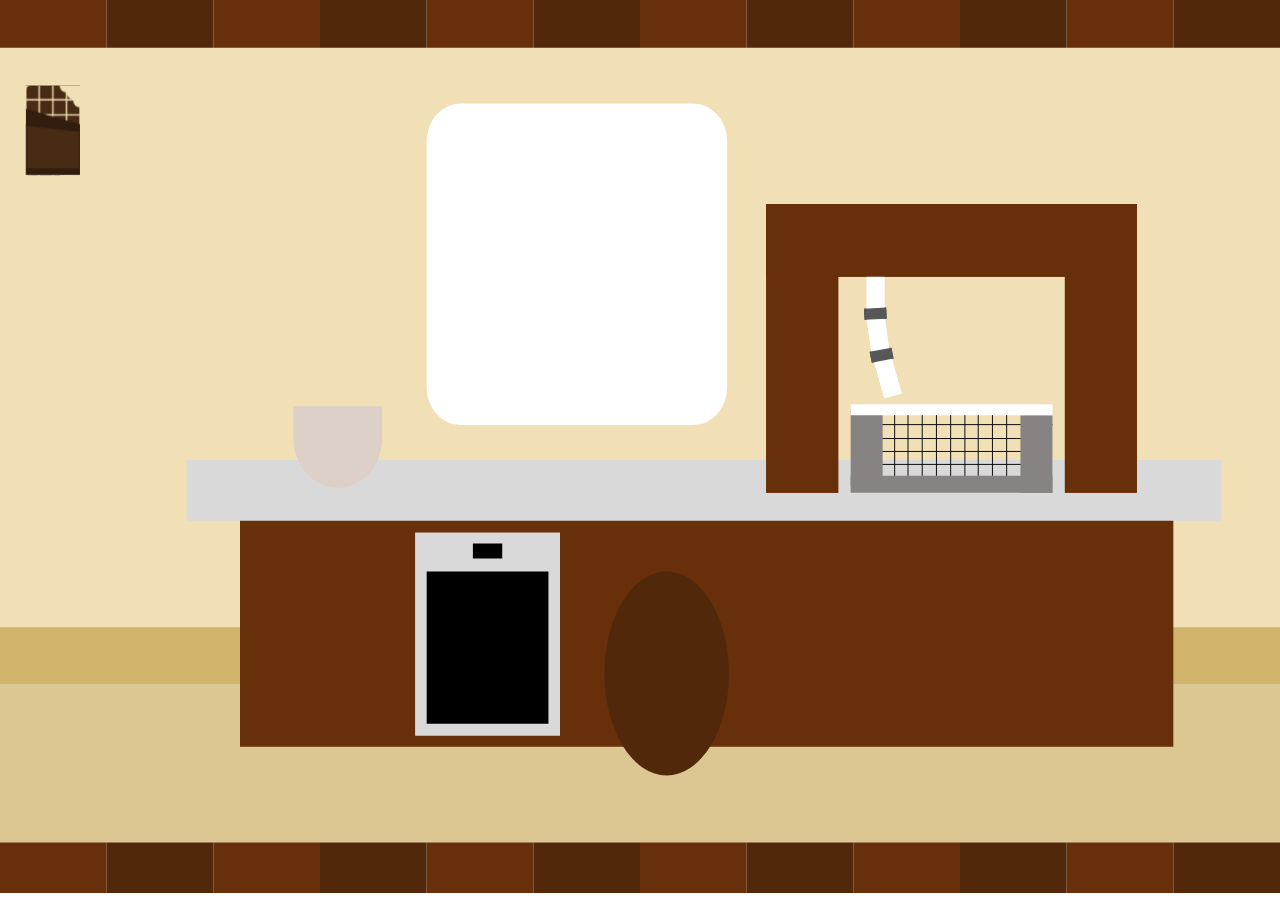
<file: sim-win.html>
<!DOCTYPE html><html><head><meta charset="utf-8"><meta name="viewport" content="initial-scale=1, width=device-width"><link rel="stylesheet" href="health-fac.e1ac92ca.css"><link rel="stylesheet" href="sim-win.0a81e8c0.css"><link rel="stylesheet" href="https://fonts.googleapis.com/css2?family=Unlock:wght@400&display=swap"><link rel="stylesheet" href="https://fonts.googleapis.com/css2?family=Inika:wght@400&display=swap"></head><body> <div class="sim-win"> <img class="sim-win-icon" alt src="simwin.e8550847.svg"> </div> </body></html>
</file>
<file: health-fac.e1ac92ca.css>
body{margin:0;line-height:normal}:root{--font-inika:Inika;--font-unlock:Unlock;--font-size-29xl:48px;--font-size-10xl:29px;--font-size-15xl:34px;--font-size-xl:20px;--font-size-8xl:27px;--font-size-61xl:80px;--font-size-81xl:100px;--font-size-21xl:40px;--font-size-5xl:24px;--font-size-17xl:36px;--font-size-3xl:22px;--font-size-41xl:60px;--color-white:#fff;--color-darkkhaki-100:#d0b46d;--color-darkkhaki-200:#d0b46dbd;--color-navajowhite-100:#ecd59b;--color-navajowhite-200:#ecd59bbd;--color-saddlebrown-100:#672f0a;--color-saddlebrown-200:#52280b;--color-black:#000;--color-gray:#321d0f;--color-wheat-100:#f1e0b5;--color-burlywood-100:#dbc487bd;--gap-0:0px;--gap-2xl:21px;--gap-5xl:24px;--gap-10xl:29px;--gap-53xl:72px;--gap-17xl:36px;--gap-lg:18px;--gap-66xl:85px;--gap-23xl:42px;--gap-xl:20px;--gap-7xl:26px;--gap-8xl:27px;--gap-mid:17px;--gap-13xl:32px;--gap-base:16px;--gap-49xl:68px;--gap-15xl:34px;--gap-smi:13px;--padding-xl:20px;--padding-43xl:62px;--padding-9xs:4px;--padding-6xs:7px;--padding-8xs:5px;--padding-19xl:38px;--padding-49xl:68px;--padding-4xs:9px;--padding-5xs:8px;--padding-117xl:136px;--padding-8xl:27px;--padding-11xl:30px;--padding-10xl:29px;--padding-5xl:24px;--padding-10xs:3px;--padding-3xs:10px;--padding-6xl:25px;--padding-xs:12px;--padding-222xl:241px;--padding-40xl:59px}
/*# sourceMappingURL=health-fac.e1ac92ca.css.map */
</file>
<file: index.4bbf8848.css>
.home-child,.home-child1,.home-inner,.home-item{background-color:var(--color-white);width:1440px;height:1923.2px;display:none;position:absolute;top:64.8px;left:0}.home-child1,.home-inner,.home-item{background-color:var(--color-saddlebrown-100);width:120px;height:261.2px;top:467.3px}.home-child1,.home-inner{background-color:var(--color-saddlebrown-200);left:120px}.home-child1{background-color:var(--color-saddlebrown-100);left:240px}.home-child2,.home-child3,.home-child4,.home-child5,.home-child6,.home-child7{background-color:var(--color-saddlebrown-200);width:120px;height:261.2px;display:none;position:absolute;top:467.3px;left:360px}.home-child3,.home-child4,.home-child5,.home-child6,.home-child7{background-color:var(--color-saddlebrown-100);left:480px}.home-child4,.home-child5,.home-child6,.home-child7{background-color:var(--color-saddlebrown-200);left:600px}.home-child5,.home-child6,.home-child7{background-color:var(--color-saddlebrown-100);left:720px}.home-child6,.home-child7{background-color:var(--color-saddlebrown-200);left:840px}.home-child7{background-color:var(--color-saddlebrown-100);left:960px}.home-child10,.home-child11,.home-child12,.home-child13,.home-child8,.home-child9{background-color:var(--color-saddlebrown-200);width:120px;height:261.2px;display:none;position:absolute;top:467.3px;left:1080px}.home-child10,.home-child11,.home-child12,.home-child13,.home-child9{background-color:var(--color-saddlebrown-100);left:1200px}.home-child10,.home-child11,.home-child12,.home-child13{background-color:var(--color-saddlebrown-200);left:1320px}.home-child11,.home-child12,.home-child13{background-color:var(--color-saddlebrown-100);height:52.2px;top:1870.9px;left:0}.home-child12,.home-child13{background-color:var(--color-saddlebrown-200);left:120px}.home-child13{background-color:var(--color-saddlebrown-100);left:240px}.home-child14,.home-child15,.home-child16,.home-child17,.home-child18{background-color:var(--color-saddlebrown-200);width:120px;height:52.2px;display:none;position:absolute;top:1870.9px;left:360px}.home-child15,.home-child16,.home-child17,.home-child18{background-color:var(--color-saddlebrown-100);left:480px}.home-child16,.home-child17,.home-child18{background-color:var(--color-saddlebrown-200);left:600px}.home-child17,.home-child18{background-color:var(--color-saddlebrown-100);left:720px}.home-child18{background-color:var(--color-saddlebrown-200);left:840px}.home-child19,.home-child20,.home-child21,.home-child22,.home-child23{background-color:var(--color-saddlebrown-100);width:120px;height:52.2px;display:none;position:absolute;top:1870.9px;left:960px}.home-child20,.home-child21,.home-child22,.home-child23{background-color:var(--color-saddlebrown-200);left:1080px}.home-child21,.home-child22,.home-child23{background-color:var(--color-saddlebrown-100);left:1200px}.home-child22,.home-child23{background-color:var(--color-saddlebrown-200);left:1320px}.home-child23{background-color:var(--color-navajowhite-100);width:1440px;height:9.7px;top:457.6px;left:0}.chocolate-3{white-space:pre-wrap;margin:0}.from-bean-to{font-size:var(--font-size-61xl);margin:0}.chocolate-from-container{color:var(--color-navajowhite-100);width:696px;height:187.7px;font-size:var(--font-size-81xl);display:none;position:absolute;top:508.9px;left:264px}.home-child24,.home-child25,.home-child26{background-color:var(--color-navajowhite-200);width:1200px;height:357.9px;display:none;position:absolute;top:763.3px;left:120px}.home-child25,.home-child26{background-color:var(--color-burlywood-100);top:1121.2px}.home-child26{background-color:var(--color-darkkhaki-200);top:1479.1px}.make-it-from{width:683px;height:88px;top:776.8px}.chocolates-nutrition,.learn-all-you,.make-it-from{display:none;position:absolute;left:145px}.learn-all-you{width:587px;height:60.9px;line-height:60.9px;top:1132.8px}.chocolates-nutrition{width:659px;height:65px;top:1490.8px}.chocolate-logo-alter-2,.image-icon6,.image-icon7,.image-icon8{object-fit:cover;width:439px;height:300.9px;display:none;position:absolute;top:791.3px;left:845px}.chocolate-logo-alter-2,.image-icon7,.image-icon8{top:1148.3px}.chocolate-logo-alter-2,.image-icon8{top:1507.2px}.chocolate-logo-alter-2{width:106px;height:150.9px;top:522.4px;left:127px}.image-icon9{object-fit:cover;z-index:1;width:1440px;height:457.6px}.image-group,.image-icon10,.image-icon9{position:absolute;top:0;left:0}.image-icon10{object-fit:cover;z-index:14;width:100%;height:100%}.image-group{width:1440px;height:473px}.frame-child54,.frame-child55{align-self:stretch;position:relative}.frame-child54{background-color:var(--color-white);height:1995px;display:none}.frame-child55{background-color:var(--color-navajowhite-100);z-index:26;height:10px}.frame-child56,.frame-child57{width:120px;height:270px;position:relative}.frame-child56{background-color:var(--color-saddlebrown-100);z-index:14;flex-shrink:0}.frame-child57{background-color:var(--color-saddlebrown-200);display:none}.chocolate-logo-alter-21{object-fit:cover;z-index:16;flex:1;max-width:100%;height:156px;position:relative;overflow:hidden}.frame-wrapper3,.rectangle-parent11{justify-content:flex-start;align-items:flex-start;display:flex}.rectangle-parent11{background-color:var(--color-saddlebrown-200);padding:57px var(--padding-6xs);z-index:15;flex-direction:row;flex-shrink:0;align-self:stretch}.frame-wrapper3{padding:0 var(--padding-5xl)0 0;flex-direction:column}.frame-child58,.frame-child59{background-color:var(--color-saddlebrown-100);z-index:16;width:120px;height:270px;position:absolute;top:-43px;left:-24px;margin:0!important}.frame-child59{background-color:var(--color-saddlebrown-200);z-index:17;left:96px}.frame-child60{background-color:var(--color-saddlebrown-100);z-index:18;left:216px}.frame-child60,.frame-child61,.frame-child62,.frame-child63{width:120px;height:270px;position:absolute;top:-43px;margin:0!important}.frame-child61{background-color:var(--color-saddlebrown-200);z-index:19;left:336px}.frame-child62,.frame-child63{background-color:var(--color-saddlebrown-100);z-index:20;right:360px}.frame-child63{background-color:var(--color-saddlebrown-200);z-index:21;right:240px}.chocolate-from-container1{z-index:25;flex:1 0;max-width:100%;display:inline-block;position:relative}.frame-wrapper4,.rectangle-parent12{justify-content:flex-start;align-items:flex-start;display:flex}.rectangle-parent12{flex-direction:row;width:936px;max-width:135%;position:relative}.frame-wrapper4{box-sizing:border-box;flex-direction:column;width:696px;max-width:100%;padding:43px 0 0}.frame-child64,.frame-child65,.frame-child66,.frame-child67{background-color:var(--color-saddlebrown-100);z-index:22;flex-shrink:0;width:120px;height:270px;position:relative}.frame-child65,.frame-child66,.frame-child67{background-color:var(--color-saddlebrown-200);z-index:23}.frame-child66,.frame-child67{background-color:var(--color-saddlebrown-100);z-index:24}.frame-child67{background-color:var(--color-saddlebrown-200);z-index:25}.rectangle-parent10,.rectangle-parent9{justify-content:flex-start;align-items:flex-start;max-width:100%;display:flex}.rectangle-parent10{flex-direction:row;row-gap:20px}.rectangle-parent9{text-align:left;font-size:var(--font-size-81xl);color:var(--color-navajowhite-100);font-family:var(--font-unlock);flex-direction:column;align-self:stretch}.frame-child68{background-color:var(--color-navajowhite-200);z-index:14;width:100%;height:100%;position:absolute;inset:0;margin:0!important}.make-it-from1{font-size:inherit;z-index:15;align-self:stretch;margin:0;font-family:inherit;font-weight:400;position:relative}.from-the-type{margin:0}.here-you-can-container{width:635px;height:250px;font-size:var(--font-size-17xl);font-family:var(--font-inika);z-index:15;flex-shrink:0;max-width:100%;display:inline-block;position:relative}.content-description{flex-direction:column;justify-content:flex-start;align-items:flex-start;gap:14px;min-width:683px;max-width:100%;display:flex}.image-icon11{object-fit:cover;width:439px;max-width:100%;height:311px;display:none;position:relative}.arrow-icon,.frame-child69{cursor:pointer;position:absolute}.frame-child69{background-color:var(--color-wheat-100);z-index:17;width:70px;height:70px;top:0;left:0}.arrow-icon{z-index:18;width:46px;height:44.2px;top:35px;left:8px}.rectangle-parent14{flex:1;height:79.2px;position:relative}.deeply-nested-triple,.image-container{flex-direction:row;justify-content:flex-start;align-items:flex-start}.deeply-nested-triple{width:70px;display:flex}.image-container{height:311px;padding:var(--padding-222xl)0 0;z-index:15;background-position:top;background-repeat:no-repeat;background-size:cover;align-self:stretch}.frame-wrapper5,.image-container,.rectangle-parent13{box-sizing:border-box;max-width:100%;display:flex}.frame-wrapper5{padding:0 0 var(--padding-10xs);flex-direction:column;justify-content:flex-end;align-items:flex-start;min-width:439px}.rectangle-parent13{padding:14px var(--padding-6xl)var(--padding-8xl);justify-content:flex-start;align-self:stretch;align-items:flex-end;gap:var(--gap-mid);flex-direction:row;position:relative}.frame-child70{background-color:var(--color-burlywood-100);z-index:15;width:100%;height:100%;position:absolute;inset:0;margin:0!important}.if-youre-wanting,.learn-all-you1{z-index:16;display:inline-block;position:relative}.learn-all-you1{width:588px;font-size:inherit;max-width:100%;margin:0;font-family:inherit;font-weight:400}.if-youre-wanting{height:250px;font-size:var(--font-size-17xl);font-family:var(--font-inika);flex-shrink:0}.learn-all-you-can-parent{justify-content:flex-start;align-items:flex-start;gap:var(--gap-5xl);flex-direction:column;width:635px;max-width:100%;display:flex}.frame-child71{cursor:pointer;z-index:17;background-color:#e4d3a6;width:70px;height:70px;position:absolute;top:0;left:0}.image-parent1{height:311px;padding:var(--padding-222xl)0 0;z-index:16;background-position:top;background-repeat:no-repeat;background-size:cover;flex-direction:row;justify-content:flex-start;align-self:stretch;align-items:flex-start}.frame-wrapper6,.image-parent1,.rectangle-parent15{box-sizing:border-box;max-width:100%;display:flex}.frame-wrapper6{padding:0 0 var(--padding-3xs);flex-direction:column;justify-content:flex-end;align-items:flex-start;min-width:439px}.rectangle-parent15{padding:var(--padding-xs)var(--padding-6xl)21px;flex-direction:row;justify-content:flex-start;align-self:stretch;align-items:flex-end;gap:65px;position:relative}.frame-child73{background-color:var(--color-darkkhaki-200);z-index:16;width:100%;height:100%;position:absolute;inset:0;margin:0!important}.chocolates-nutrition1{font-size:inherit;z-index:17;align-self:stretch;margin:0;font-family:inherit;font-weight:400;position:relative}.the-health-benefits{width:635px;height:250px;font-size:var(--font-size-17xl);font-family:var(--font-inika);z-index:17;flex-shrink:0;max-width:100%;display:inline-block;position:relative}.chocolates-nutrition-parent{justify-content:flex-start;align-items:flex-start;gap:var(--gap-smi);flex-direction:column;min-width:659px;max-width:100%;display:flex}.frame-child74,.frame-child75{cursor:pointer;position:absolute}.frame-child74{z-index:18;background-color:#dcc792;width:70px;height:70px;top:0;left:0}.frame-child75{z-index:19;width:46px;height:44.2px;top:35px;left:8px}.image-parent2,.rectangle-parent17{box-sizing:border-box;flex-direction:row;justify-content:flex-start;max-width:100%;display:flex}.image-parent2{height:311px;padding:var(--padding-222xl)0 0;z-index:17;background-position:top;background-repeat:no-repeat;background-size:cover;align-items:flex-start;min-width:439px}.rectangle-parent17{padding:var(--padding-xs)var(--padding-6xl)var(--padding-11xl);align-self:stretch;align-items:flex-end;gap:41px;position:relative}.main-content-wrapper,.main-content1{align-items:flex-start;max-width:100%;display:flex}.main-content1{flex-direction:column;justify-content:flex-start;width:1200px}.main-content-wrapper{padding:0 var(--padding-xl)6.9px;box-sizing:border-box;text-align:left;font-size:var(--font-size-41xl);color:var(--color-black);font-family:var(--font-unlock);flex-direction:row;justify-content:center;align-self:stretch}.frame-child76,.frame-child77,.frame-child78,.frame-child79{background-color:var(--color-saddlebrown-100);z-index:14;flex:1;max-width:120px;height:56.1px;position:relative}.frame-child77,.frame-child78,.frame-child79{background-color:var(--color-saddlebrown-200);z-index:15}.frame-child78,.frame-child79{background-color:var(--color-saddlebrown-100);z-index:16}.frame-child79{background-color:var(--color-saddlebrown-200);z-index:17}.frame-child80,.frame-child81,.frame-child82,.frame-child83{background-color:var(--color-saddlebrown-100);z-index:18;flex:1;max-width:120px;height:56.1px;position:relative}.frame-child81,.frame-child82,.frame-child83{background-color:var(--color-saddlebrown-200);z-index:19}.frame-child82,.frame-child83{background-color:var(--color-saddlebrown-100);z-index:20}.frame-child83{background-color:var(--color-saddlebrown-200);z-index:21}.frame-child84,.frame-child85,.frame-child86,.frame-child87{background-color:var(--color-saddlebrown-100);z-index:22;flex:1;max-width:120px;height:56.1px;position:relative}.frame-child85,.frame-child86,.frame-child87{background-color:var(--color-saddlebrown-200);z-index:23}.frame-child86,.frame-child87{background-color:var(--color-saddlebrown-100);z-index:24}.frame-child87{background-color:var(--color-saddlebrown-200);z-index:25}.frame-main,.rectangle-parent19{align-items:flex-start;display:flex}.rectangle-parent19{place-content:flex-start center;align-self:stretch;gap:var(--gap-0);flex-flow:wrap;row-gap:20px}.frame-main{background-color:var(--color-white);box-sizing:border-box;justify-content:flex-start;gap:var(--gap-49xl);z-index:13;flex-direction:column;width:100%;max-width:100%;height:1992px;padding:406px 0 128px;position:absolute;top:67px;left:0}.home-child27{width:40px;height:44.2px;display:none;position:absolute;top:1094px;left:859px}.home{letter-spacing:normal;text-align:left;width:100%;height:2059px;line-height:normal;font-size:var(--font-size-41xl);color:var(--color-black);font-family:var(--font-unlock);position:relative;overflow:hidden}@media screen and (width<=1350px){.rectangle-parent10{flex-wrap:wrap}.content-description,.frame-wrapper5{flex:1}.rectangle-parent13{flex-wrap:wrap}.frame-wrapper6,.learn-all-you-can-parent{flex:1}.rectangle-parent15{gap:var(--gap-13xl);flex-wrap:wrap}.chocolates-nutrition-parent,.image-parent2{flex:1}.rectangle-parent17{flex-wrap:wrap}.frame-main,.home{height:auto}.home{min-height:2059px}}@media screen and (width<=1125px){.content-description{min-width:100%}}@media screen and (width<=800px){.chocolate-from-container{font-size:var(--font-size-21xl)}.make-it-from{font-size:var(--font-size-29xl)}.learn-all-you{line-height:49px}.chocolates-nutrition,.learn-all-you{font-size:var(--font-size-29xl)}.chocolate-from-container1{font-size:var(--font-size-21xl)}.make-it-from1{font-size:var(--font-size-29xl)}.here-you-can-container{font-size:var(--font-size-10xl)}.frame-wrapper5{min-width:100%}.learn-all-you1{font-size:var(--font-size-29xl)}.if-youre-wanting{font-size:var(--font-size-10xl)}.frame-wrapper6,.learn-all-you-can-parent{min-width:100%}.rectangle-parent15{gap:var(--gap-base)}.chocolates-nutrition1{font-size:var(--font-size-29xl)}.the-health-benefits{font-size:var(--font-size-10xl)}.chocolates-nutrition-parent,.image-parent2{min-width:100%}.rectangle-parent17{gap:var(--gap-xl)}.frame-main{gap:var(--gap-15xl)}}@media screen and (width<=450px){.chocolate-from-container{font-size:var(--font-size-5xl)}.make-it-from{font-size:var(--font-size-17xl)}.learn-all-you{line-height:37px}.chocolates-nutrition,.learn-all-you{font-size:var(--font-size-17xl)}.chocolate-from-container1{font-size:var(--font-size-5xl)}.make-it-from1{font-size:var(--font-size-17xl)}.here-you-can-container{font-size:var(--font-size-3xl)}.learn-all-you1{font-size:var(--font-size-17xl)}.if-youre-wanting{font-size:var(--font-size-3xl)}.chocolates-nutrition1{font-size:var(--font-size-17xl)}.the-health-benefits{font-size:var(--font-size-3xl)}.frame-main{gap:var(--gap-mid)}}
/*# sourceMappingURL=index.4bbf8848.css.map */
</file>
<file: health-fac.511c3b06.css>
.health-fac-child{background-color:var(--color-white);align-self:stretch;height:2031px;display:none;position:relative}.logo-container,.navigation-item-child{width:120px;height:271px;position:relative}.logo-container{background-color:var(--color-navajowhite-100);z-index:1}.navigation-item-child{background-color:var(--color-darkkhaki-100);display:none}.chocolate-logo-41{object-fit:cover;cursor:pointer;z-index:3;flex:1;max-width:100%;height:155px;position:relative;overflow:hidden}.navigation-item2,.navigation-item3{justify-content:flex-start;align-items:flex-start;display:flex}.navigation-item3{background-color:var(--color-darkkhaki-100);padding:var(--padding-43xl)var(--padding-6xs)54px;z-index:2;flex-direction:row;align-self:stretch}.navigation-item2{padding:0 var(--padding-6xl)0 0;flex-direction:column}.title-decoration,.title-decoration1{background-color:var(--color-navajowhite-100);z-index:3;width:120px;height:271px;position:absolute;bottom:-41px;left:-25px;margin:0!important}.title-decoration1{background-color:var(--color-darkkhaki-100);z-index:4;left:95px}.title-decoration2{background-color:var(--color-navajowhite-100);z-index:5;left:215px}.title-decoration2,.title-decoration3,.title-decoration4{width:120px;height:271px;position:absolute;bottom:-41px;margin:0!important}.title-decoration3{background-color:var(--color-darkkhaki-100);z-index:6;left:335px}.title-decoration4{background-color:var(--color-navajowhite-100);z-index:7;right:385px}.title-decoration5,.title-decoration6,.title-decoration7,.title-decoration8{background-color:var(--color-darkkhaki-100);z-index:8;width:120px;height:271px;position:absolute;bottom:-41px;right:265px;margin:0!important}.title-decoration6,.title-decoration7,.title-decoration8{background-color:var(--color-navajowhite-100);z-index:9;right:145px}.title-decoration7,.title-decoration8{background-color:var(--color-darkkhaki-100);z-index:10;right:25px}.title-decoration8{background-color:var(--color-navajowhite-100);z-index:11;right:-95px}.chocolate-2{white-space:pre-wrap;margin:0}.health-through-history{font-size:var(--font-size-61xl);margin:0}.chocolate-health-container{z-index:12;flex:1;max-width:100%;display:inline-block;position:relative}.title-decoration-parent{flex-direction:row;align-self:stretch;position:relative}.content,.navigation-item1,.title-decoration-parent{justify-content:flex-start;align-items:flex-start;max-width:100%;display:flex}.content{padding:var(--padding-19xl)0 0;box-sizing:border-box;flex-direction:column;flex:1}.navigation-item1{flex-direction:row;width:1225px}.sidebar{background-color:var(--color-darkkhaki-100);z-index:12;width:120px;height:271px;position:relative}.navigation-item{justify-content:space-between;align-items:flex-start;gap:var(--gap-xl);text-align:left;font-size:var(--font-size-81xl);color:var(--color-saddlebrown-200);font-family:var(--font-unlock);flex-direction:row;display:flex}.button,.navigation-item,.navigation-item4{align-self:stretch;max-width:100%}.button{background-color:var(--color-saddlebrown-200);z-index:13;flex:1;position:relative}.navigation-item4{box-sizing:border-box;flex-direction:row;justify-content:flex-start;align-items:flex-start;height:57px;padding:0 0 47px;display:flex}.the-history-of{margin:0}.image-icon5,.the-history-of-container{z-index:1;max-width:100%;position:relative}.the-history-of-container{flex:1;min-width:447px;height:1034px;display:inline-block}.image-icon5{object-fit:cover;width:480px;max-height:100%}.introduction,.main-content,.navigation{align-items:flex-start;max-width:100%;display:flex}.introduction{justify-content:flex-start;gap:var(--gap-13xl);flex-direction:row;width:1200px}.main-content,.navigation{align-self:stretch}.main-content{padding:0 var(--padding-xl);box-sizing:border-box;flex-direction:row;justify-content:center}.navigation{text-align:left;color:var(--color-black);font-size:32px;font-family:var(--font-inika);flex-direction:column;justify-content:flex-start}.placeholder{background-color:var(--color-navajowhite-100);z-index:1;flex:1;align-self:stretch;position:relative}.aside{box-sizing:border-box;flex-direction:column;justify-content:flex-start;align-items:flex-start;width:120px;height:554px;padding:471.5px 0 0;display:flex}.here-you-can1{width:420px;font-size:inherit;z-index:1;flex-shrink:0;max-width:100%;margin:0;font-family:inherit;font-weight:400;display:inline-block;position:relative}.video-player-child{background-color:var(--color-saddlebrown-200);width:745px;max-width:100%;height:417px;display:none;position:relative}.screenshot-224-1{object-fit:cover;z-index:2;flex:1;max-width:100%;height:398px;position:relative;overflow:hidden}.video-description,.video-player{flex-direction:row;justify-content:flex-start;align-items:flex-start;max-width:100%;display:flex}.video-player{background-color:var(--color-saddlebrown-200);padding:var(--padding-3xs)var(--padding-5xs)var(--padding-4xs);box-sizing:border-box;z-index:1;flex:1;min-width:484px}.video-description{align-self:stretch;gap:35px}.navigation-dots,.navigation-dots1,.navigation-dots9{background-color:var(--color-darkkhaki-100);z-index:1;flex:1;max-width:120px;height:85.5px;position:relative}.navigation-dots1,.navigation-dots9{background-color:var(--color-navajowhite-100)}.navigation-dots9{z-index:2}.video-content,.video-navigation{align-items:flex-start;display:flex}.video-navigation{flex-direction:row;justify-content:center;align-self:stretch;row-gap:20px}.video-content{flex-direction:column;flex:1;justify-content:flex-start;gap:54.5px;max-width:100%}.footer{background-color:var(--color-darkkhaki-100);z-index:3;width:120px;height:85.5px;position:relative}.video-content-parent{place-content:flex-end flex-start;align-items:flex-end;gap:var(--gap-0);flex-flow:wrap;flex:1;row-gap:20px;max-width:calc(100% - 120px);display:flex}.body{box-sizing:border-box;text-align:center;max-width:100%;color:var(--color-black);font-size:52px;font-family:var(--font-inika);flex-direction:row;align-self:stretch;padding:0}.body,.health-fac,.health-fac1{justify-content:flex-start;align-items:flex-start;display:flex}.health-fac1{background-color:var(--color-white);padding:0 0 var(--padding-10xs);box-sizing:border-box;flex-direction:column;flex:1;gap:105px;max-width:100%}.health-fac{letter-spacing:normal;flex-direction:row;width:100%;line-height:normal;position:relative;overflow:hidden}@media screen and (width<=1025px){.image-icon5{flex:1}.introduction{flex-wrap:wrap}.aside{display:none}.video-content-parent{max-width:100%}.body{padding-left:var(--padding-xl);padding-right:var(--padding-xl);box-sizing:border-box}}@media screen and (width<=975px){.the-history-of-container{font-size:26px}.here-you-can1{flex:1;font-size:42px}.video-description,.video-navigation{flex-wrap:wrap}.video-content{min-width:100%}}@media screen and (width<=725px){.the-history-of-container{min-width:100%}.introduction{gap:var(--gap-base)}.aside{box-sizing:border-box;padding-top:306px}.video-player{min-width:100%}.video-description{gap:var(--gap-mid)}.video-content{gap:var(--gap-8xl)}.health-fac1{gap:52px}}@media screen and (width<=450px){.the-history-of-container{font-size:19px}.here-you-can1{min-width:100%;font-size:31px}.health-fac1{gap:var(--gap-7xl)}}
/*# sourceMappingURL=health-fac.511c3b06.css.map */
</file>
<file: inform-conch.af3d17e5.css>
.inform-conch-child{background-color:var(--color-white);align-self:stretch;height:900px;display:none;position:relative}.frame-child88,.frame-child89{background-color:var(--color-saddlebrown-100);z-index:1;width:120px;height:215px;position:absolute;top:0;left:240px}.frame-child89{background-color:var(--color-saddlebrown-200);left:360px}.frame-child90,.frame-child91,.frame-child92,.frame-child93{background-color:var(--color-saddlebrown-100);z-index:1;width:120px;height:215px;position:absolute;top:0;left:480px}.frame-child91,.frame-child92,.frame-child93{background-color:var(--color-saddlebrown-200);left:600px}.frame-child92,.frame-child93{background-color:var(--color-saddlebrown-100);left:720px}.frame-child93{background-color:var(--color-navajowhite-100);z-index:4;width:1440px;height:10px;top:215px;left:0}.frame-child94,.frame-child95{width:120px;height:215px;position:relative}.frame-child94{background-color:var(--color-saddlebrown-100);z-index:1}.frame-child95{background-color:var(--color-saddlebrown-200);display:none}.chocolate-logo-alter-4{object-fit:cover;cursor:pointer;z-index:2;flex:1;max-width:100%;height:156px;position:relative;overflow:hidden}.rectangle-parent22{background-color:var(--color-saddlebrown-200);padding:var(--padding-11xl)var(--padding-6xs)var(--padding-10xl);z-index:1;flex-direction:row;justify-content:flex-start;align-items:flex-start;display:flex}.conching{font-size:inherit;z-index:2;align-self:stretch;margin:0;font-family:inherit;font-weight:400;position:relative}.conching-wrapper,.rectangle-parent21{flex:1;justify-content:flex-start;align-items:flex-start;max-width:100%;display:flex}.conching-wrapper{padding:var(--padding-40xl)0 0;box-sizing:border-box;flex-direction:column}.rectangle-parent21{flex-direction:row}.frame-child100,.frame-child96,.frame-child97,.frame-child99{background-color:var(--color-saddlebrown-200);z-index:1;flex:1;align-self:stretch;position:relative}.frame-child100,.frame-child97,.frame-child99{background-color:var(--color-saddlebrown-100)}.frame-child100,.frame-child99{z-index:2}.frame-child100{background-color:var(--color-saddlebrown-200);z-index:3}.frame-parent3,.rectangle-parent23{flex-direction:row;justify-content:flex-start;align-items:flex-start;max-width:100%;display:flex}.rectangle-parent23{width:600px;height:215px}.frame-parent3{gap:45px;width:100%;position:absolute;top:0;left:0}.rectangle-parent20{text-align:left;max-width:100%;height:225px;font-size:var(--font-size-81xl);color:var(--color-navajowhite-100);font-family:var(--font-unlock);align-self:stretch;position:relative}.after-winnowing-comes,.image-icon15{z-index:1;max-width:100%;position:relative}.after-winnowing-comes{white-space:pre-wrap;flex:1;min-width:408px;display:inline-block}.image-icon15{object-fit:cover;width:480px;max-height:100%}.after-winnowing-comes-grinding-parent,.inform-conch-inner{flex-direction:row;align-items:flex-start;max-width:100%;display:flex}.after-winnowing-comes-grinding-parent{justify-content:flex-start;gap:var(--gap-66xl);width:1193px}.inform-conch-inner{padding:0 var(--padding-xl)0 var(--padding-8xl);box-sizing:border-box;text-align:left;font-size:var(--font-size-15xl);color:var(--color-black);font-family:var(--font-inika);justify-content:center;align-self:stretch}.frame-child101,.frame-child102,.frame-child103,.frame-child104{background-color:var(--color-saddlebrown-100);z-index:1;flex:1;max-width:120px;height:54px;position:relative}.frame-child102,.frame-child103,.frame-child104{background-color:var(--color-saddlebrown-200);z-index:2}.frame-child103,.frame-child104{background-color:var(--color-saddlebrown-100);z-index:3}.frame-child104{background-color:var(--color-saddlebrown-200);z-index:4}.frame-child105,.frame-child106,.frame-child107,.frame-child108{background-color:var(--color-saddlebrown-100);z-index:5;flex:1;max-width:120px;height:54px;position:relative}.frame-child106,.frame-child107,.frame-child108{background-color:var(--color-saddlebrown-200);z-index:6}.frame-child107,.frame-child108{background-color:var(--color-saddlebrown-100);z-index:7}.frame-child108{background-color:var(--color-saddlebrown-200);z-index:8}.frame-child109,.frame-child110,.frame-child111,.frame-child112{background-color:var(--color-saddlebrown-100);z-index:9;flex:1;max-width:120px;height:54px;position:relative}.frame-child110,.frame-child111,.frame-child112{background-color:var(--color-saddlebrown-200);z-index:10}.frame-child111,.frame-child112{background-color:var(--color-saddlebrown-100);z-index:11}.frame-child112{background-color:var(--color-saddlebrown-200);z-index:12}.rectangle-parent24{place-content:flex-start center;align-self:stretch;align-items:flex-start;gap:var(--gap-0);flex-flow:wrap;row-gap:20px;display:flex}.inform-conch,.inform-conch1{justify-content:flex-start;display:flex}.inform-conch1{align-items:flex-end;gap:var(--gap-53xl);flex-direction:column;flex:1;max-width:100%}.inform-conch{background-color:var(--color-white);letter-spacing:normal;flex-direction:row;align-items:flex-start;width:100%;line-height:normal;position:relative;overflow:hidden}@media screen and (width<=1200px){.after-winnowing-comes-grinding-parent{gap:var(--gap-23xl)}}@media screen and (width<=1050px){.after-winnowing-comes{font-size:var(--font-size-8xl)}.image-icon15{flex:1}.after-winnowing-comes-grinding-parent{flex-wrap:wrap}}@media screen and (width<=750px){.frame-parent3{gap:22px}.after-winnowing-comes{min-width:100%}.after-winnowing-comes-grinding-parent{gap:var(--gap-2xl)}.inform-conch1{gap:var(--gap-17xl)}}@media screen and (width<=450px){.after-winnowing-comes{font-size:var(--font-size-xl)}.inform-conch1{gap:var(--gap-lg)}}
/*# sourceMappingURL=inform-conch.af3d17e5.css.map */
</file>
<file: inform-mold.c7eb9f93.css>
.inform-mold-child{background-color:var(--color-white);align-self:stretch;height:891px;display:none;position:relative}.frame-child23{background-color:var(--color-saddlebrown-100);z-index:1;width:120px;height:215px;position:absolute;top:0;left:240px}.frame-child24,.frame-child25,.frame-child26,.frame-child27{background-color:var(--color-saddlebrown-200);z-index:1;width:120px;height:215px;position:absolute;top:0;left:360px}.frame-child25,.frame-child26,.frame-child27{background-color:var(--color-saddlebrown-100);left:480px}.frame-child26,.frame-child27{background-color:var(--color-saddlebrown-200);left:600px}.frame-child27{background-color:var(--color-navajowhite-100);z-index:4;width:1440px;height:10px;top:215px;left:0}.frame-child28{background-color:var(--color-saddlebrown-100);z-index:1;flex:1;align-self:stretch;position:relative}.frame-child29{background-color:var(--color-saddlebrown-200);width:120px;height:215px;display:none;position:relative}.chocolate-logo-alter-5{object-fit:cover;cursor:pointer;z-index:2;flex:1;max-width:100%;height:156px;position:relative;overflow:hidden}.rectangle-parent2,.rectangle-parent3{flex-direction:row;justify-content:flex-start;align-items:flex-start;display:flex}.rectangle-parent3{background-color:var(--color-saddlebrown-200);padding:var(--padding-11xl)var(--padding-6xs)var(--padding-10xl);z-index:1;flex:.8833}.rectangle-parent2{width:240px;height:215px;position:absolute;top:0;left:0}.frame-child31,.frame-child34,.frame-child35{background-color:var(--color-saddlebrown-200);z-index:1;flex:1;align-self:stretch;position:relative}.frame-child34,.frame-child35{background-color:var(--color-saddlebrown-100);z-index:2}.frame-child35{background-color:var(--color-saddlebrown-200);z-index:3}.rectangle-parent4{flex-direction:row;justify-content:flex-start;align-items:flex-start;width:720px;max-width:100%;height:215px;display:flex;position:absolute;top:0;left:720px}.molding{font-size:inherit;white-space:nowrap;z-index:2;width:495px;height:107px;margin:0;font-family:inherit;font-weight:400;display:inline-block;position:absolute;top:59px;left:240px}.frame-parent1{width:100%;max-width:100%;height:215px;position:absolute;top:0;left:0}.frame-header{text-align:left;max-width:100%;height:225px;font-size:var(--font-size-81xl);color:var(--color-navajowhite-100);font-family:var(--font-unlock);align-self:stretch;position:relative}.image-icon4,.molding-is-the{z-index:1;max-width:100%;position:relative}.molding-is-the{flex:1;min-width:408px;display:inline-block}.image-icon4{object-fit:cover;width:480px;max-height:100%}.molding-info,.molding-info-wrapper{flex-direction:row;align-items:flex-start;max-width:100%;display:flex}.molding-info{justify-content:flex-start;gap:var(--gap-66xl);width:1193px}.molding-info-wrapper{padding:0 var(--padding-xl)0 var(--padding-8xl);box-sizing:border-box;text-align:left;font-size:var(--font-size-15xl);color:var(--color-black);font-family:var(--font-inika);justify-content:center;align-self:stretch}.frame-child37,.frame-child38{background-color:var(--color-saddlebrown-200);z-index:2;flex:1;align-self:stretch;position:relative}.frame-child38{background-color:var(--color-saddlebrown-100);z-index:3}.frame-child39,.frame-child40,.frame-child41{background-color:var(--color-saddlebrown-200);z-index:4;flex:1;align-self:stretch;position:relative}.frame-child40,.frame-child41{background-color:var(--color-saddlebrown-100);z-index:5}.frame-child41{background-color:var(--color-saddlebrown-200);z-index:6}.frame-child42,.frame-child43,.frame-child44{background-color:var(--color-saddlebrown-100);z-index:7;flex:1;align-self:stretch;position:relative}.frame-child43,.frame-child44{background-color:var(--color-saddlebrown-200);z-index:8}.frame-child44{background-color:var(--color-saddlebrown-100);z-index:9}.frame-child45,.frame-child46,.frame-child47{background-color:var(--color-saddlebrown-200);z-index:10;flex:1;align-self:stretch;position:relative}.frame-child46,.frame-child47{background-color:var(--color-saddlebrown-100);z-index:11}.frame-child47{background-color:var(--color-saddlebrown-200);z-index:12}.inform-mold,.rectangle-parent5{justify-content:flex-start;display:flex}.rectangle-parent5{flex-direction:row;align-self:stretch;align-items:flex-start;height:54px}.inform-mold{background-color:var(--color-white);align-items:flex-end;gap:var(--gap-53xl);letter-spacing:normal;flex-direction:column;width:100%;line-height:normal;position:relative;overflow:hidden}@media screen and (width<=1200px){.molding-info{gap:var(--gap-23xl)}}@media screen and (width<=1050px){.molding-is-the{font-size:var(--font-size-8xl)}.image-icon4{flex:1}.molding-info{flex-wrap:wrap}}@media screen and (width<=750px){.molding-is-the{min-width:100%}.molding-info{gap:var(--gap-2xl)}.inform-mold{gap:var(--gap-17xl)}}@media screen and (width<=450px){.molding-is-the{font-size:var(--font-size-xl)}.inform-mold{gap:var(--gap-lg)}}
/*# sourceMappingURL=inform-mold.c7eb9f93.css.map */
</file>
<file: inform-roast.d83056af.css>
.inform-roast-child{background-color:var(--color-white);align-self:stretch;height:900px;display:none;position:relative}.branding-elements{background-color:var(--color-saddlebrown-100);z-index:1;flex:1;width:140px;position:relative}.chocolate-branding{flex-direction:column;justify-content:flex-start;align-self:stretch;align-items:flex-start;width:1200px;max-width:100%;display:flex}.frame-child113{background-color:var(--color-saddlebrown-200);width:120px;height:215px;display:none;position:relative}.chocolate-logo-alter-22{object-fit:cover;cursor:pointer;z-index:2;flex:1;max-width:100%;height:156px;position:relative;overflow:hidden}.rectangle-parent25{background-color:var(--color-saddlebrown-200);padding:var(--padding-11xl)var(--padding-6xs)var(--padding-10xl);z-index:1;flex-direction:row;justify-content:flex-start;align-items:flex-start;display:flex}.chocolate-branding1,.chocolate-branding2{flex-direction:column;justify-content:flex-start;align-items:flex-start;width:1200px;max-width:100%;margin-left:-1080px;display:flex}.chocolate-branding2{align-self:stretch;width:1080px}.roasting{font-size:inherit;white-space:nowrap;z-index:2;width:495px;height:107px;margin:0;font-family:inherit;font-weight:400;display:inline-block;position:absolute;top:59px;left:0}.chocolate-branding-child1,.chocolate-branding-inner,.chocolate-branding-item{background-color:var(--color-saddlebrown-100);z-index:1;width:120px;height:100%;position:absolute;top:0;bottom:0;left:480px}.chocolate-branding-child1,.chocolate-branding-inner{background-color:var(--color-saddlebrown-200);left:600px}.chocolate-branding-child1{background-color:var(--color-saddlebrown-100);left:720px}.chocolate-branding-child2,.chocolate-branding-child3,.chocolate-branding-child4{background-color:var(--color-saddlebrown-200);z-index:1;width:120px;height:100%;position:absolute;top:0;bottom:0;left:840px}.chocolate-branding-child3,.chocolate-branding-child4{background-color:var(--color-saddlebrown-100);z-index:2;left:960px}.chocolate-branding-child4{background-color:var(--color-saddlebrown-200);z-index:3;left:1080px}.chocolate-branding3{width:1200px;max-width:100%;height:215px;margin-left:-1080px;position:relative}.chocolate-branding-child5{background-color:var(--color-saddlebrown-200);z-index:1;flex:1;width:140px;position:relative}.chocolate-branding4{flex-direction:column;justify-content:flex-start;align-self:stretch;align-items:flex-start;width:1200px;max-width:100%;margin-left:-1080px;display:flex}.intro-content-child{background-color:var(--color-saddlebrown-200);z-index:1;align-self:stretch;width:120px;margin-left:-1080px;position:relative}.intro-content{box-sizing:border-box;text-align:left;max-width:100%;font-size:var(--font-size-81xl);color:var(--color-navajowhite-100);font-family:var(--font-unlock);flex-direction:row;flex:1;justify-content:flex-start;align-self:stretch;align-items:flex-start;padding:0;display:flex}.frame-child114{background-color:var(--color-navajowhite-100);z-index:4;align-self:stretch;height:10px;position:relative}.intro-content-parent{flex-direction:column;justify-content:flex-start;align-self:stretch;align-items:flex-start;max-width:100%;display:flex}.after-the-raw,.image-icon16{z-index:1;max-width:100%;position:relative}.after-the-raw{flex:1;min-width:408px;display:inline-block}.image-icon16{object-fit:cover;width:480px;max-height:100%}.processing-info,.processing-info-wrapper{flex-direction:row;align-items:flex-start;max-width:100%;display:flex}.processing-info{justify-content:flex-start;gap:var(--gap-66xl);width:1193px}.processing-info-wrapper{padding:0 var(--padding-xl)6px var(--padding-8xl);box-sizing:border-box;text-align:left;font-size:var(--font-size-15xl);color:var(--color-black);font-family:var(--font-inika);justify-content:center;align-self:stretch}.gallery-images,.gallery-images1,.gallery-images2{background-color:var(--color-saddlebrown-100);z-index:1;flex:1;align-self:stretch;position:relative}.gallery-images1,.gallery-images2{background-color:var(--color-saddlebrown-200);z-index:2}.gallery-images2{background-color:var(--color-saddlebrown-100);z-index:3}.gallery-images3,.gallery-images4,.gallery-images5{background-color:var(--color-saddlebrown-200);z-index:4;flex:1;align-self:stretch;position:relative}.gallery-images4,.gallery-images5{background-color:var(--color-saddlebrown-100);z-index:5}.gallery-images5{background-color:var(--color-saddlebrown-200);z-index:6}.gallery-images6,.gallery-images7,.gallery-images8{background-color:var(--color-saddlebrown-100);z-index:7;flex:1;align-self:stretch;position:relative}.gallery-images7,.gallery-images8{background-color:var(--color-saddlebrown-200);z-index:8}.gallery-images8{background-color:var(--color-saddlebrown-100);z-index:9}.gallery-images10,.gallery-images11,.gallery-images9{background-color:var(--color-saddlebrown-200);z-index:10;flex:1;align-self:stretch;position:relative}.gallery-images10,.gallery-images11{background-color:var(--color-saddlebrown-100);z-index:11}.gallery-images11{background-color:var(--color-saddlebrown-200);z-index:12}.image-gallery{flex-direction:row;align-self:stretch;align-items:flex-start;height:54px}.image-gallery,.inform-roast,.inform-roast1{justify-content:flex-start;display:flex}.inform-roast1{background-color:var(--color-white);flex-direction:column;flex:1;align-items:flex-end;gap:69px;max-width:100%}.inform-roast{letter-spacing:normal;flex-direction:row;align-items:flex-start;width:100%;line-height:normal;position:relative;overflow:hidden}@media screen and (width<=1200px){.processing-info{gap:var(--gap-23xl)}}@media screen and (width<=1050px){.after-the-raw{font-size:var(--font-size-8xl)}.image-icon16{flex:1}.processing-info{flex-wrap:wrap}}@media screen and (width<=750px){.after-the-raw{min-width:100%}.processing-info{gap:var(--gap-2xl)}.inform-roast1{gap:var(--gap-15xl)}}@media screen and (width<=450px){.after-the-raw{font-size:var(--font-size-xl)}.inform-roast1{gap:var(--gap-mid)}}
/*# sourceMappingURL=inform-roast.d83056af.css.map */
</file>
<file: inform-win.0101163b.css>
.inform-win-child{background-color:var(--color-white);align-self:stretch;height:900px;display:none;position:relative}.logo-container-child,.step-images{width:120px;height:215px;position:relative}.step-images{background-color:var(--color-saddlebrown-100);z-index:1}.logo-container-child{background-color:var(--color-saddlebrown-200);display:none}.chocolate-logo-alter-3{object-fit:cover;cursor:pointer;z-index:2;flex:1;max-width:100%;height:156px;position:relative;overflow:hidden}.logo-container-wrapper,.logo-container1{justify-content:flex-start;align-items:flex-start;display:flex}.logo-container1{background-color:var(--color-saddlebrown-200);padding:var(--padding-11xl)var(--padding-6xs)var(--padding-10xl);z-index:1;flex-direction:row;align-self:stretch}.logo-container-wrapper{padding:0 var(--padding-11xl)0 0;flex-direction:column}.step-images1,.step-images2{background-color:var(--color-saddlebrown-100);z-index:1;width:120px;height:100%;position:absolute;top:0;bottom:0;left:240px;margin:0!important}.step-images2{background-color:var(--color-saddlebrown-200);left:360px}.step-images3{background-color:var(--color-saddlebrown-100);left:480px}.step-images3,.step-images4,.step-images5,.step-images6{z-index:1;width:120px;height:100%;position:absolute;top:0;bottom:0;margin:0!important}.step-images4{background-color:var(--color-saddlebrown-200);left:600px}.step-images5,.step-images6{background-color:var(--color-saddlebrown-100);right:600px}.step-images6{background-color:var(--color-saddlebrown-200);right:480px}.winnowing{width:601px;font-size:inherit;z-index:2;max-width:100%;margin:0;font-family:inherit;font-weight:400;display:inline-block;position:relative}.winnowing-wrapper{padding:var(--padding-40xl)var(--padding-xl)0 0;box-sizing:border-box;flex-direction:column;flex:1;justify-content:flex-start;align-items:flex-start;max-width:100%;display:flex}.progress-steps,.progress-steps1,.progress-steps2{background-color:var(--color-saddlebrown-100);z-index:1;flex:1;align-self:stretch;position:relative}.progress-steps1,.progress-steps2{background-color:var(--color-saddlebrown-200)}.progress-steps2{background-color:var(--color-saddlebrown-100);z-index:2}.progress{flex-direction:row;justify-content:flex-start;align-items:flex-start;width:360px;max-width:100%;height:215px;display:flex}.step-images7{background-color:var(--color-saddlebrown-200);z-index:3;width:120px;height:215px;position:relative}.roasting-steps,.separator{align-self:stretch;position:relative}.roasting-steps{text-align:left;max-width:100%;font-size:var(--font-size-81xl);color:var(--color-navajowhite-100);font-family:var(--font-unlock);flex-direction:row;justify-content:flex-start;align-items:flex-start;display:flex}.separator{background-color:var(--color-navajowhite-100);z-index:4;height:10px}.roasting-process{padding:0 0 var(--padding-xs);box-sizing:border-box;flex-direction:column;justify-content:flex-start;align-self:stretch;align-items:flex-start;max-width:100%;display:flex}.as-the-roasting,.image-icon14{z-index:1;max-width:100%;position:relative}.as-the-roasting{white-space:pre-wrap;flex:1;min-width:408px;display:inline-block}.image-icon14{object-fit:cover;width:480px;max-height:100%}.description,.description-content{flex-direction:row;align-items:flex-start;max-width:100%;display:flex}.description-content{justify-content:flex-start;gap:var(--gap-66xl);width:1193px}.description{padding:0 var(--padding-xl)0 var(--padding-8xl);box-sizing:border-box;text-align:left;font-size:var(--font-size-15xl);color:var(--color-black);font-family:var(--font-inika);justify-content:center;align-self:stretch}.navigation-buttons1,.navigation-buttons2,.navigation-buttons3{background-color:var(--color-saddlebrown-200);z-index:2;flex:1;align-self:stretch;position:relative}.navigation-buttons2,.navigation-buttons3{background-color:var(--color-saddlebrown-100);z-index:3}.navigation-buttons3{background-color:var(--color-saddlebrown-200);z-index:4}.navigation-buttons4,.navigation-buttons5,.navigation-buttons6{background-color:var(--color-saddlebrown-100);z-index:5;flex:1;align-self:stretch;position:relative}.navigation-buttons5,.navigation-buttons6{background-color:var(--color-saddlebrown-200);z-index:6}.navigation-buttons6{background-color:var(--color-saddlebrown-100);z-index:7}.navigation-buttons7,.navigation-buttons8,.navigation-buttons9{background-color:var(--color-saddlebrown-200);z-index:8;flex:1;align-self:stretch;position:relative}.navigation-buttons8,.navigation-buttons9{background-color:var(--color-saddlebrown-100);z-index:9}.navigation-buttons9{background-color:var(--color-saddlebrown-200);z-index:10}.navigation-buttons10,.navigation-buttons11{background-color:var(--color-saddlebrown-100);z-index:11;flex:1;align-self:stretch;position:relative}.navigation-buttons11{background-color:var(--color-saddlebrown-200);z-index:12}.navigation1{flex-direction:row;align-self:stretch;align-items:flex-start;height:54px}.inform-win,.inform-win1,.navigation1{justify-content:flex-start;display:flex}.inform-win1{background-color:var(--color-white);align-items:flex-end;gap:var(--gap-49xl);flex-direction:column;flex:1;max-width:100%}.inform-win{letter-spacing:normal;flex-direction:row;align-items:flex-start;width:100%;line-height:normal;position:relative;overflow:hidden}@media screen and (width<=1200px){.description-content{gap:var(--gap-23xl)}}@media screen and (width<=1050px){.as-the-roasting{font-size:var(--font-size-8xl)}.image-icon14{flex:1}.description-content{flex-wrap:wrap}}@media screen and (width<=750px){.as-the-roasting{min-width:100%}.description-content{gap:var(--gap-2xl)}.inform-win1{gap:var(--gap-15xl)}}@media screen and (width<=450px){.as-the-roasting{font-size:var(--font-size-xl)}.inform-win1{gap:var(--gap-mid)}}
/*# sourceMappingURL=inform-win.0101163b.css.map */
</file>
<file: inform.22ff6d28.css>
.frame-child{background-color:var(--color-navajowhite-100);z-index:1;width:120px;height:271px;position:absolute;top:-33.6px;left:0;margin:0!important}.frame-item{background-color:var(--color-darkkhaki-100);width:120px;height:271px;display:none;position:relative}.chocolate-logo-5{object-fit:cover;cursor:pointer;z-index:2;flex:1;max-width:100%;height:156px;position:relative;overflow:hidden}.rectangle-group{background-color:var(--color-darkkhaki-100);width:120px;padding:66px var(--padding-6xs)49px;box-sizing:border-box;z-index:1;flex-direction:row;justify-content:flex-start;align-items:flex-start;display:flex;position:absolute;top:-33.6px;left:120px;margin:0!important}.frame-child1,.frame-child2,.frame-inner,.rectangle-div{background-color:var(--color-navajowhite-100);z-index:1;width:120px;height:271px;position:absolute;top:-33.6px;left:240px;margin:0!important}.frame-child1,.frame-child2,.rectangle-div{background-color:var(--color-darkkhaki-100);left:360px}.frame-child1,.frame-child2{background-color:var(--color-navajowhite-100);left:480px}.frame-child2{background-color:var(--color-darkkhaki-100);left:600px}.frame-child3,.frame-child4,.frame-child5,.frame-child6,.frame-child7,.frame-child8{background-color:var(--color-navajowhite-100);z-index:1;width:120px;height:271px;position:absolute;top:-33.6px;right:600px;margin:0!important}.frame-child4,.frame-child5,.frame-child6,.frame-child7,.frame-child8{background-color:var(--color-darkkhaki-100);right:480px}.frame-child5,.frame-child6,.frame-child7,.frame-child8{background-color:var(--color-navajowhite-100);right:360px}.frame-child6,.frame-child7,.frame-child8{background-color:var(--color-darkkhaki-100);right:240px}.frame-child7,.frame-child8{background-color:var(--color-navajowhite-100);z-index:2;right:120px}.frame-child8{background-color:var(--color-darkkhaki-100);z-index:3;right:0}.frame-child9{background-color:var(--color-white);align-self:stretch;height:1868.4px;display:none;position:relative}.chocolate-{white-space:pre-wrap;margin:0}.inform-and-enjoy{font-size:var(--font-size-61xl);margin:0}.chocolate-inform-container{z-index:2;flex:1;max-width:100%;display:inline-block;position:relative}.chocolate-inform-and-enjoy-wrapper{box-sizing:border-box;flex-direction:row;justify-content:flex-start;align-items:flex-start;width:1352px;max-width:100%;padding:0 272px;display:flex}.title-separator{background-color:var(--color-saddlebrown-200);z-index:4;align-self:stretch;height:10px;position:relative}.frame-parent{justify-content:flex-start;align-self:stretch;align-items:flex-start;gap:var(--gap-10xl);text-align:left;max-width:100%;font-size:var(--font-size-81xl);color:var(--color-saddlebrown-200);font-family:var(--font-unlock);flex-direction:column;display:flex}.after-you-clean,.fire-icon{z-index:1;flex:1;max-width:100%;position:relative}.after-you-clean{min-width:361px;display:inline-block}.fire-icon{object-fit:cover;cursor:pointer;align-self:stretch;max-height:100%;overflow:hidden}.fire-wrapper{box-sizing:border-box;flex-direction:column;justify-content:flex-start;align-items:flex-start;height:149px;padding:50px 0 0;display:flex}.after-you-clean-your-cocoa-bea-parent{width:654px;padding:0 0 var(--padding-5xs);gap:var(--gap-10xl);flex-direction:row;max-width:100%}.after-you-clean-your-cocoa-bea-parent,.wind-2-wrapper,.winnowing-comes-after-roasting-parent{box-sizing:border-box;justify-content:flex-start;align-items:flex-start;display:flex}.wind-2-wrapper{height:155px;padding:var(--padding-43xl)0 0;flex-direction:column}.winnowing-comes-after-roasting-parent{padding:0 0 var(--padding-4xs);flex-direction:row;align-self:stretch;gap:11px;max-width:100%}.conching-cocoa-beans{margin:0}.conch-icon,.conching-cocoa-beans-container{flex:1 0;max-width:100%;position:relative}.conching-cocoa-beans-container{z-index:2;min-width:372px;height:196px;display:inline-block}.conch-icon{object-fit:cover;cursor:pointer;z-index:1;align-self:stretch;max-height:100%;overflow:hidden}.conch-wrapper,.conching-cocoa-beans-is-the-ne-parent{justify-content:flex-start;align-items:flex-start;display:flex}.conch-wrapper{height:176px;padding:var(--padding-49xl)0 0;box-sizing:border-box;flex-direction:column;margin-left:-7px}.conching-cocoa-beans-is-the-ne-parent{flex-direction:row;align-self:stretch;row-gap:20px;max-width:100%}.lastly-the-chocolate{z-index:1;flex:1;min-width:372px;max-width:100%;display:inline-block;position:relative}.mold-wrapper{box-sizing:border-box;flex-direction:column;justify-content:flex-start;align-items:flex-start;height:160px;padding:52px 0 0;display:flex}.frame-container,.frame-div,.lastly-the-chocolate-is-sifte-parent{justify-content:flex-start;align-items:flex-start;max-width:100%;display:flex}.lastly-the-chocolate-is-sifte-parent{flex-direction:row;gap:19px;width:652px}.frame-container,.frame-div{flex-direction:column}.frame-div{align-self:stretch;gap:48px}.frame-container{padding:var(--padding-9xs)0 0;box-sizing:border-box;flex:1;min-width:440px}.image-icon{object-fit:cover;z-index:1;flex:1;align-self:stretch;max-width:100%;max-height:100%;position:relative;overflow:hidden}.frame-group,.frame-wrapper,.image-parent{align-items:flex-start;max-width:100%;display:flex}.image-parent{flex-direction:column;justify-content:flex-start;gap:22.7px;width:480px}.frame-group,.frame-wrapper{flex-direction:row}.frame-group{justify-content:flex-start;gap:43px;width:1200px}.frame-wrapper{padding:0 var(--padding-xl)var(--padding-19xl);box-sizing:border-box;justify-content:center;align-self:stretch}.frame-child10,.here-you-can{max-width:100%;position:relative}.here-you-can{width:420px;font-size:inherit;z-index:1;flex-shrink:0;margin:0;font-family:inherit;font-weight:400;display:inline-block}.frame-child10{background-color:var(--color-saddlebrown-200);width:720px;height:395px;display:none}.screenshot-223-1{object-fit:cover;z-index:2;flex:1;max-width:100%;height:386px;position:relative;overflow:hidden}.rectangle-parent1{background-color:var(--color-saddlebrown-200);padding:var(--padding-9xs)var(--padding-6xs)var(--padding-8xs);box-sizing:border-box;z-index:1;flex-direction:row;flex:1;justify-content:flex-start;align-items:flex-start;min-width:468px;max-width:100%;display:flex}.frame-wrapper1,.here-you-can-watch-an-informat-parent{flex-direction:row;justify-content:center;align-items:flex-start;max-width:100%;display:flex}.here-you-can-watch-an-informat-parent{gap:60px;width:1200px}.frame-wrapper1{padding:0 var(--padding-xl)18.2px;box-sizing:border-box;text-align:center;font-size:var(--font-size-29xl);align-self:stretch}.frame-child11,.frame-child12,.frame-child13,.frame-child14{background-color:var(--color-navajowhite-100);z-index:1;flex:1;max-width:120px;height:73.8px;position:relative}.frame-child12,.frame-child13,.frame-child14{background-color:var(--color-darkkhaki-100);z-index:2}.frame-child13,.frame-child14{background-color:var(--color-navajowhite-100);z-index:3}.frame-child14{background-color:var(--color-darkkhaki-100);z-index:4}.frame-child15,.frame-child16,.frame-child17,.frame-child18{background-color:var(--color-navajowhite-100);z-index:5;flex:1;max-width:120px;height:73.8px;position:relative}.frame-child16,.frame-child17,.frame-child18{background-color:var(--color-darkkhaki-100);z-index:6}.frame-child17,.frame-child18{background-color:var(--color-navajowhite-100);z-index:7}.frame-child18{background-color:var(--color-darkkhaki-100);z-index:8}.frame-child19,.frame-child20,.frame-child21,.frame-child22{background-color:var(--color-navajowhite-100);z-index:9;flex:1;max-width:120px;height:73.8px;position:relative}.frame-child20,.frame-child21,.frame-child22{background-color:var(--color-darkkhaki-100);z-index:10}.frame-child21,.frame-child22{background-color:var(--color-navajowhite-100);z-index:11}.frame-child22{background-color:var(--color-darkkhaki-100);z-index:12}.frame-footer{place-content:flex-start center;align-self:stretch;align-items:flex-start;gap:var(--gap-0);flex-flow:wrap;row-gap:20px;display:flex}.inform,.rectangle-container,.rectangle-parent{justify-content:flex-start;align-items:flex-start;display:flex}.rectangle-container{background-color:var(--color-white);box-sizing:border-box;text-align:left;max-width:100%;height:1867.4px;font-size:var(--font-size-15xl);color:var(--color-black);font-family:var(--font-inika);flex-direction:column;flex:1;gap:57px;padding:16.4px 0 148px}.inform,.rectangle-parent{position:relative}.rectangle-parent{flex-direction:row;align-self:stretch;max-width:100%}.inform{box-sizing:border-box;letter-spacing:normal;flex-direction:column;width:100%;padding:33.6px 0 0;line-height:normal;overflow:hidden}@media screen and (width<=1200px){.chocolate-inform-and-enjoy-wrapper{padding-left:var(--padding-117xl);padding-right:var(--padding-117xl);box-sizing:border-box}.here-you-can-watch-an-informat-parent{gap:30px}.rectangle-container{padding-top:var(--padding-xl);box-sizing:border-box;padding-bottom:96px}}@media screen and (width<=1050px){.after-you-clean,.conching-cocoa-beans-container,.lastly-the-chocolate{font-size:var(--font-size-8xl)}.image-parent{flex:1}.frame-group{flex-wrap:wrap}.here-you-can{flex:1;font-size:38px}.here-you-can-watch-an-informat-parent{flex-wrap:wrap}.rectangle-container{height:auto;padding-bottom:var(--padding-43xl);box-sizing:border-box}}@media screen and (width<=750px){.chocolate-inform-and-enjoy-wrapper{padding-left:var(--padding-49xl);padding-right:var(--padding-49xl);box-sizing:border-box}.after-you-clean-your-cocoa-bea-parent,.conching-cocoa-beans-is-the-ne-parent,.lastly-the-chocolate-is-sifte-parent,.winnowing-comes-after-roasting-parent{flex-wrap:wrap}.frame-div{gap:var(--gap-5xl)}.frame-container,.image-parent{min-width:100%}.frame-group{gap:var(--gap-2xl)}.here-you-can,.rectangle-parent1{min-width:100%}.rectangle-container{gap:28px}}@media screen and (width<=450px){.chocolate-inform-and-enjoy-wrapper{padding-left:var(--padding-xl);padding-right:var(--padding-xl);box-sizing:border-box}.after-you-clean,.conching-cocoa-beans-container{font-size:var(--font-size-xl);min-width:100%}.conch-wrapper{margin-left:0}.lastly-the-chocolate{font-size:var(--font-size-xl);min-width:100%}.here-you-can{font-size:var(--font-size-10xl)}.rectangle-container{box-sizing:border-box;padding-bottom:40px}}
/*# sourceMappingURL=inform.22ff6d28.css.map */
</file>
<file: sim-conch.3addb277.css>
.chocolate-logo-9{object-fit:cover;width:61px;height:90px;position:relative}.frame-child115,.frame-child116{background-color:var(--color-saddlebrown-100);width:12.9px;height:45px;position:absolute;top:0;left:0}.frame-child116{left:20.6px}.rectangle-parent26{width:33.5px;height:45px;position:relative}.sim-conch-inner{flex-direction:column;justify-content:flex-start;align-items:flex-start;padding:26px 0 0;display:flex}.sim-conch-icon{z-index:1;width:100%;max-width:100%;height:100%;position:absolute;top:-2px;left:0;right:0;overflow:hidden;margin:0!important}.sim-conch{width:100%;padding:81px var(--padding-10xl)727px;box-sizing:border-box;justify-content:flex-start;align-items:flex-start;gap:var(--gap-smi);letter-spacing:normal;flex-direction:row;line-height:normal;display:flex;position:relative;overflow:hidden}@media screen and (width<=157px){.sim-conch{flex-wrap:wrap}}
/*# sourceMappingURL=sim-conch.3addb277.css.map */
</file>
<file: sim-end.faf772ff.css>
.content-area{background-color:var(--color-navajowhite-100);width:120px;height:895px;position:relative}.content-area1,.content-area2,.content-area3,.content-area4,.content-area5{background-color:var(--color-darkkhaki-100);width:120px;height:895px;position:absolute;bottom:-1px;left:120px;margin:0!important}.content-area2,.content-area3,.content-area4,.content-area5{background-color:var(--color-navajowhite-100);left:240px}.content-area3,.content-area4,.content-area5{background-color:var(--color-darkkhaki-100);left:360px}.content-area4,.content-area5{background-color:var(--color-navajowhite-100);left:480px}.content-area5{background-color:var(--color-darkkhaki-100);left:600px}.content-area10,.content-area6,.content-area7,.content-area8,.content-area9{background-color:var(--color-navajowhite-100);width:120px;height:895px;position:absolute;bottom:-1px;right:600px;margin:0!important}.content-area10,.content-area7,.content-area8,.content-area9{background-color:var(--color-darkkhaki-100);right:480px}.content-area10,.content-area8,.content-area9{background-color:var(--color-navajowhite-100);right:360px}.content-area10,.content-area9{background-color:var(--color-darkkhaki-100);right:240px}.content-area10{background-color:var(--color-navajowhite-100);right:120px}.you-have-made{margin:0}.sweet-chocolate{font-size:var(--font-size-81xl);margin:0}.you-have-made-container{z-index:2;width:901px;height:192px;display:inline-block;position:absolute;top:24px;left:183px}.background-shape{background-color:var(--color-saddlebrown-100);z-index:1;width:100%;height:100%;position:absolute;top:0;left:0}.chocolate-logo-alter-6{object-fit:cover;z-index:2;width:106px;height:156px;position:absolute;top:45px;left:46px}.logo-area{width:1055px;height:100%;position:absolute;top:0;bottom:0;left:0}.success-message{align-self:stretch;height:256px;position:relative}.button-shapes{background-color:var(--color-saddlebrown-100);z-index:1;width:437px;height:132px;position:absolute;top:0;left:0}.go-again{cursor:pointer;z-index:2;width:375px;height:140px;display:inline-block;position:absolute;top:20px;left:42px}.buttons,.or{position:relative}.buttons{width:437px;max-width:100%;height:160px}.or{z-index:1;flex-shrink:0;align-self:stretch;height:98px;display:inline-block}.separator1{width:102px;padding:var(--padding-xl)0 0;box-sizing:border-box;color:var(--color-saddlebrown-100);flex-direction:column;justify-content:flex-start;align-items:flex-start;display:flex}.buttons-child,.go-home{cursor:pointer;position:absolute}.buttons-child{background-color:var(--color-saddlebrown-100);z-index:1;width:411px;height:132px;top:0;left:0}.go-home{z-index:2;width:375px;height:140px;display:inline-block;top:20px;left:29px}.buttons1{width:411px;max-width:100%;height:160px;position:relative}.message-container,.navigation2,.success-modal{justify-content:flex-start;align-items:flex-start;display:flex}.navigation2{padding:0 var(--padding-10xl)0 0;box-sizing:border-box;flex-direction:row;gap:52.5px;max-width:100%}.message-container,.success-modal{flex-direction:column}.message-container{align-self:stretch;gap:55px;max-width:100%}.success-modal{box-sizing:border-box;text-align:left;max-width:calc(100% - 356px);font-size:var(--font-size-61xl);color:var(--color-navajowhite-100);font-family:var(--font-unlock);padding:204px 0 0}.content-area11{background-color:var(--color-darkkhaki-100);z-index:1;width:120px;height:895px;position:relative}.sim-end{box-sizing:border-box;letter-spacing:normal;flex-direction:row;justify-content:flex-start;align-items:flex-start;gap:58px;width:1440px;max-width:100%;height:894px;padding:0 0 219px;line-height:normal;display:flex;position:relative;overflow:hidden}@media screen and (width<=1025px){.navigation2{flex-wrap:wrap}.sim-end{height:auto}}@media screen and (width<=975px){.content-area{display:none}.go-again,.go-home,.or,.you-have-made-container{font-size:var(--font-size-21xl)}.success-modal{max-width:100%}.content-area11{display:none}.sim-end{padding-left:var(--padding-xl);padding-right:var(--padding-xl);box-sizing:border-box}}@media screen and (width<=725px){.navigation2{gap:var(--gap-7xl)}.message-container{gap:var(--gap-8xl)}.success-modal{box-sizing:border-box;padding-top:133px}.sim-end{gap:var(--gap-10xl)}}@media screen and (width<=450px){.go-again,.go-home,.or,.you-have-made-container{font-size:var(--font-size-5xl)}}
/*# sourceMappingURL=sim-end.faf772ff.css.map */
</file>
<file: sim-mold.340dd4ad.css>
.sim-mold-child{width:100%;height:100%;position:absolute;top:0;left:0}.sim-mold{letter-spacing:normal;width:100%;height:896px;line-height:normal;position:relative;overflow:hidden}
/*# sourceMappingURL=sim-mold.340dd4ad.css.map */
</file>
<file: sim-roast.3a510106.css>
.sim-roast-icon{width:100%;height:100%;position:absolute;top:0;left:0}.sim-roast{letter-spacing:normal;width:100%;height:900px;line-height:normal;position:relative;overflow:hidden}
/*# sourceMappingURL=sim-roast.3a510106.css.map */
</file>
<file: sim-start.fc4293a9.css>
.frame-child48{background-color:var(--color-saddlebrown-100);flex:1;width:140px;position:relative}.sim-start-inner{flex-direction:column;justify-content:flex-start;align-items:flex-start;width:195px;height:1081px;margin-top:-228px;display:flex}.sim-start-child,.sim-start-child1,.sim-start-item{background-color:var(--color-saddlebrown-200);width:120px;height:1081px;position:absolute;top:-1px;left:120px;margin:0!important}.sim-start-child1,.sim-start-item{background-color:var(--color-saddlebrown-100);left:240px}.sim-start-child1{background-color:var(--color-saddlebrown-200);left:360px}.sim-start-child2{background-color:var(--color-saddlebrown-100);left:480px}.sim-start-child2,.sim-start-child3,.sim-start-child4{width:120px;height:1081px;position:absolute;top:-1px;margin:0!important}.sim-start-child3{background-color:var(--color-saddlebrown-200);left:600px}.sim-start-child4{background-color:var(--color-saddlebrown-100);right:600px}.sim-start-child5,.sim-start-child6,.sim-start-child7,.sim-start-child8{background-color:var(--color-saddlebrown-200);width:120px;height:1081px;position:absolute;top:-1px;right:480px;margin:0!important}.sim-start-child6,.sim-start-child7,.sim-start-child8{background-color:var(--color-saddlebrown-100);right:360px}.sim-start-child7,.sim-start-child8{background-color:var(--color-saddlebrown-200);right:240px}.sim-start-child8{background-color:var(--color-saddlebrown-100);right:120px}.chocolate-1{margin:0}.begin-your-journey{font-size:var(--font-size-61xl);margin:0}.chocolate-begin-container{z-index:2;width:960px;height:192px;display:inline-block;position:absolute;top:32px;left:183px}.logo-background{background-color:var(--color-wheat-100);z-index:1;width:100%;height:100%;position:absolute;top:0;left:0}.chocolate-logo-4{object-fit:cover;cursor:pointer;z-index:2;width:106px;height:155px;position:absolute;top:49px;left:45px}.logo-background-parent{width:1044px;height:100%;position:absolute;top:0;bottom:0;left:0}.chocolate-begin-your-journey-parent,.frame-child49{align-self:stretch;height:256px;position:relative}.frame-child49{background-color:var(--color-navajowhite-100);z-index:1;height:8px}.rectangle-parent6{width:1044px;padding:0 0 var(--padding-8xs);box-sizing:border-box;flex-direction:column;justify-content:flex-start;align-items:flex-start;gap:12px;max-width:100%;display:flex}.sweet,.sweet-background{cursor:pointer;position:absolute}.sweet-background{background-color:var(--color-wheat-100);z-index:1;width:100%;height:100%;top:0;left:0}.sweet{z-index:2;width:256px;height:86px;display:inline-block;top:24px;left:91px}.sweet-background-parent{min-width:437px;max-width:100%;height:132px;position:relative}.dark-background{background-color:var(--color-wheat-100);z-index:1;width:437px;height:132px;position:absolute;top:-24px;left:-121px;margin:0!important}.dark{z-index:2;flex:1;position:relative}.left-square,.right-square{background-color:var(--color-gray);transform-origin:0 0;width:397.6px;height:11.1px;position:absolute;top:104.98px;left:.1px;transform:rotate(-15.3deg)}.right-square{z-index:1;width:397.4px;height:11.2px;top:52.12px;left:391.99px;transform:rotate(15.1deg)}.left-square-parent{width:385px;height:116px;position:absolute;top:-16px;left:-95px;margin:0!important}.dark-background-parent{flex-direction:row;justify-content:flex-start;align-self:stretch;align-items:flex-start;display:flex;position:relative}.frame-wrapper2{padding:var(--padding-5xl)0 0;box-sizing:border-box;flex-direction:column;justify-content:flex-start;min-width:255px}.frame-parent2,.frame-section,.frame-wrapper2{align-items:flex-start;display:flex}.frame-parent2{justify-content:space-between;gap:var(--gap-xl);width:982px;max-width:100%;font-size:var(--font-size-61xl);flex-direction:row}.frame-section{text-align:left;width:1125px;max-width:calc(100% - 315px);font-size:var(--font-size-81xl);color:var(--color-saddlebrown-200);font-family:var(--font-unlock);flex-direction:column;justify-content:flex-start;gap:40px}.sim-start-child9{background-color:var(--color-saddlebrown-200);z-index:1;width:120px;height:1081px;margin-top:-228px;position:relative}.frame-child51{background-color:var(--color-wheat-100);z-index:1;width:437px;height:132px;position:absolute;bottom:-5px;left:-26px;margin:0!important}.white{z-index:2;width:256px;height:84px;display:inline-block;position:absolute;top:192px;left:69px}.rectangle-parent8{width:385px;height:116px;position:absolute;top:176px;left:0}.white-parent{z-index:3;flex:1;max-width:100%;height:292px;position:relative}.rectangle-parent7,.sim-start{flex-direction:row;justify-content:flex-start;align-items:flex-start;display:flex}.rectangle-parent7{width:689px;max-width:100%;position:absolute;top:604px;left:523px;margin:0!important}.sim-start{box-sizing:border-box;letter-spacing:normal;text-align:left;width:100%;height:1080px;line-height:normal;font-size:var(--font-size-61xl);color:var(--color-saddlebrown-200);font-family:var(--font-unlock);padding:227px 0 0;position:relative;overflow:hidden}@media screen and (width<=900px){.sim-start-inner{display:none}.chocolate-begin-container,.sweet{font-size:var(--font-size-21xl)}.sweet-background-parent{flex:1}.dark{font-size:var(--font-size-21xl)}.frame-wrapper2{flex:1}.frame-parent2{flex-wrap:wrap}.frame-section{max-width:100%}.sim-start-child9{display:none}.white{font-size:var(--font-size-21xl)}.sim-start{height:auto;padding-left:var(--padding-xl);padding-right:var(--padding-xl);box-sizing:border-box}}@media screen and (width<=675px){.sweet-background-parent{min-width:100%}.frame-section{gap:var(--gap-xl)}}@media screen and (width<=450px){.chocolate-begin-container,.dark,.sweet,.white{font-size:var(--font-size-5xl)}}
/*# sourceMappingURL=sim-start.fc4293a9.css.map */
</file>
<file: sim-win.0a81e8c0.css>
.sim-win-icon{width:100%;height:100%;position:absolute;top:0;left:0}.sim-win{letter-spacing:normal;width:100%;height:893px;line-height:normal;position:relative;overflow:hidden}
/*# sourceMappingURL=sim-win.0a81e8c0.css.map */
</file>
